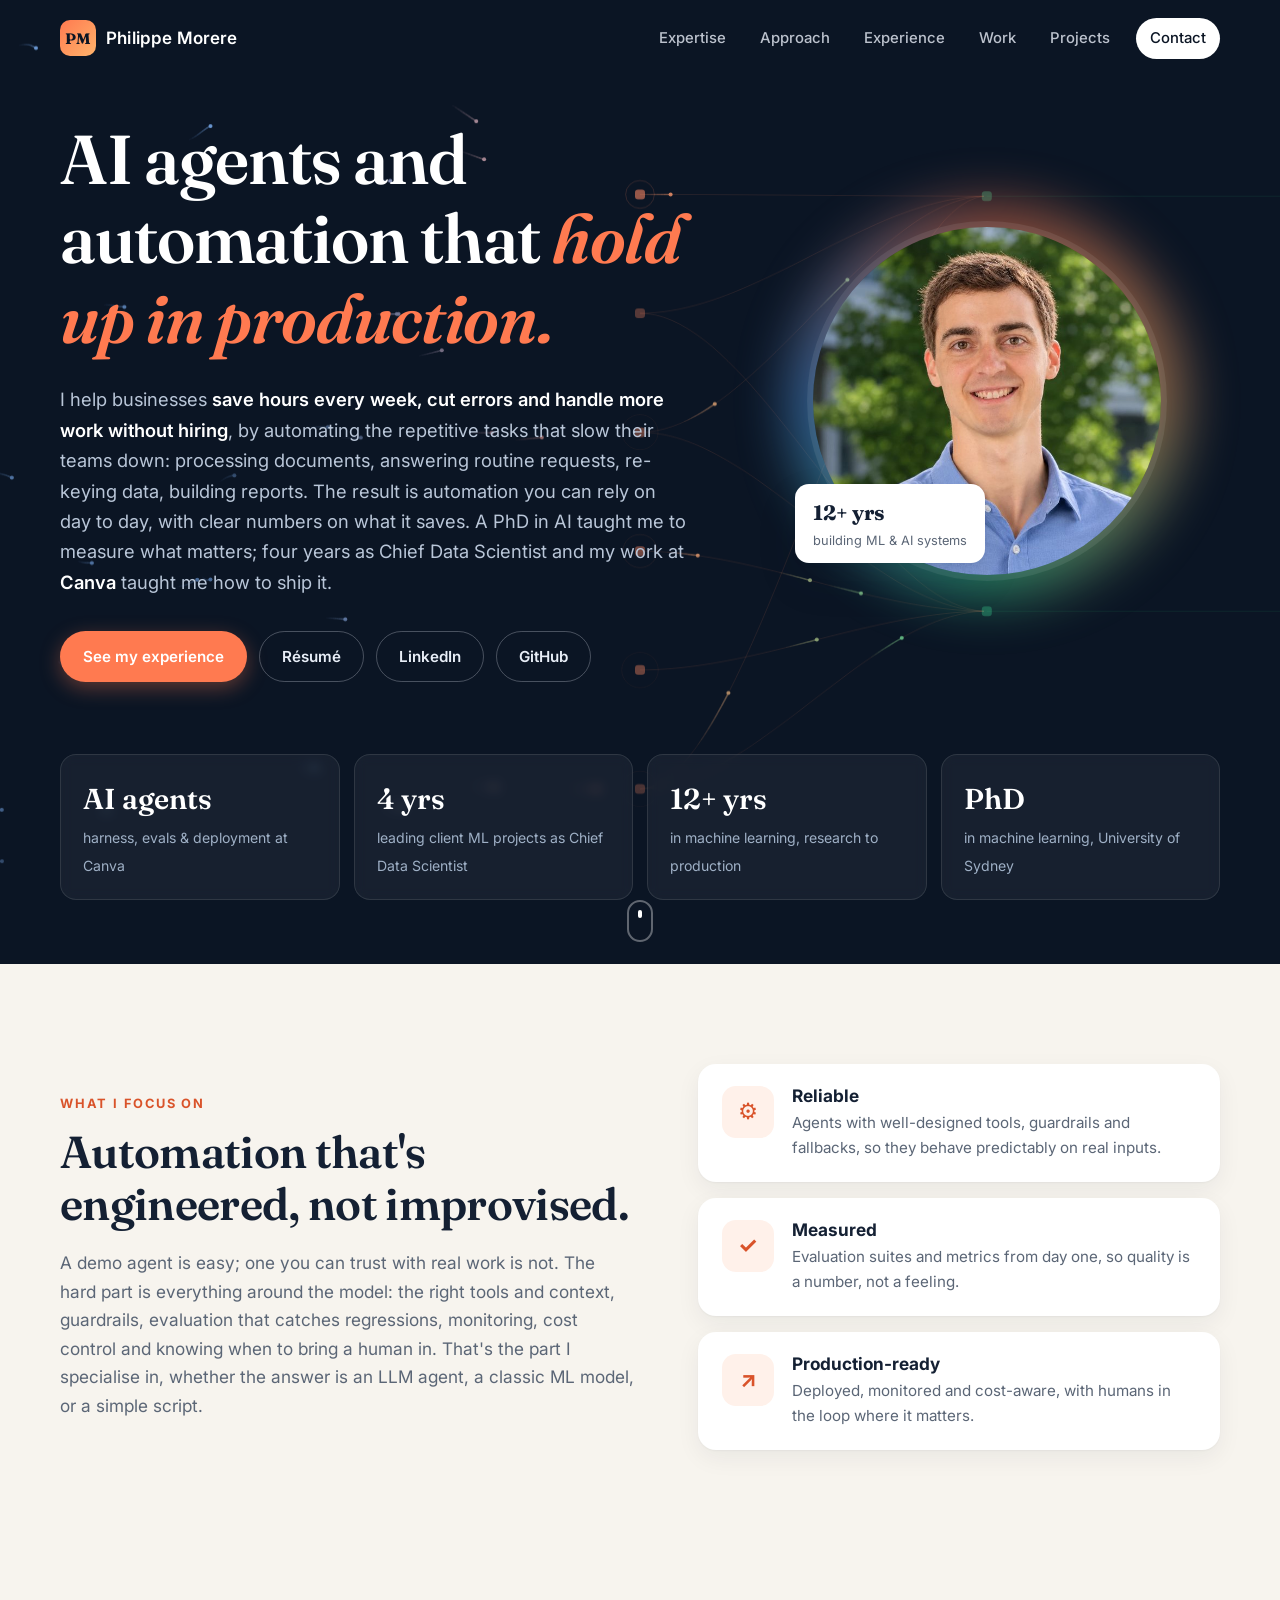
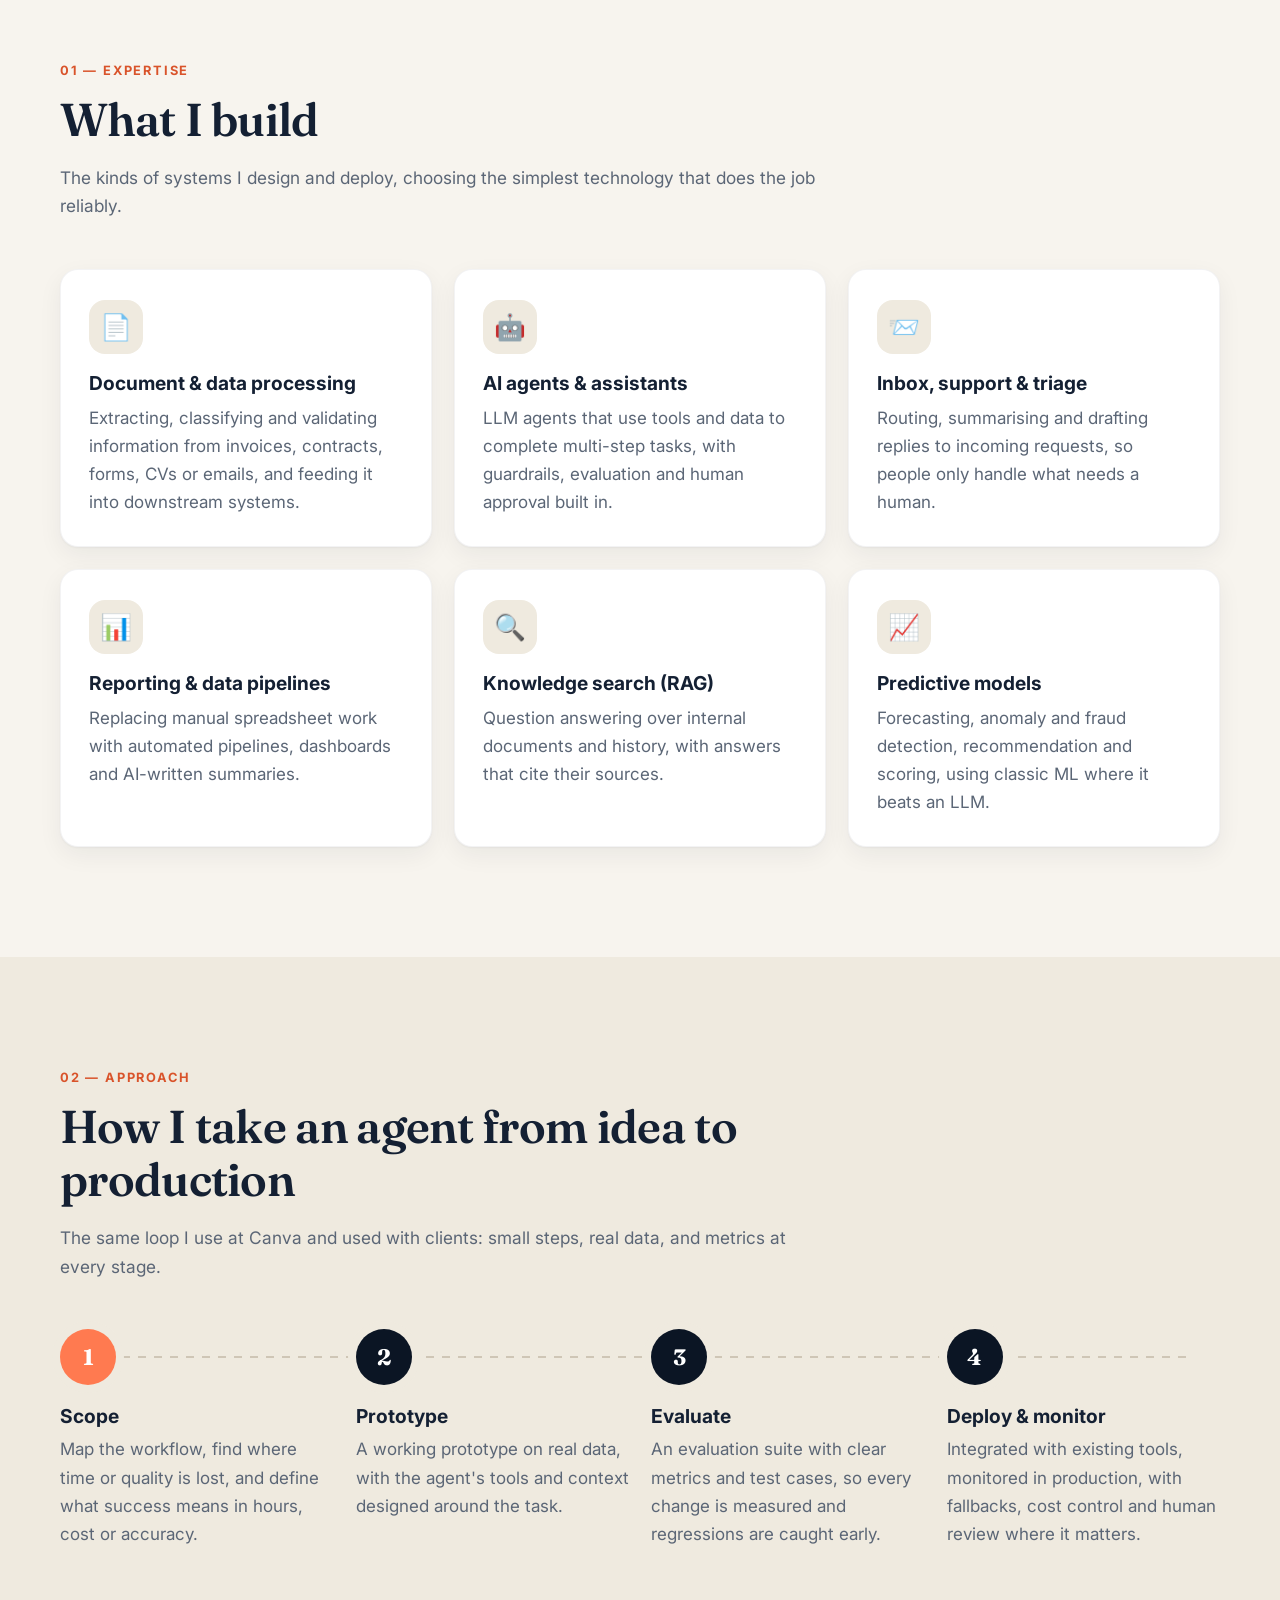
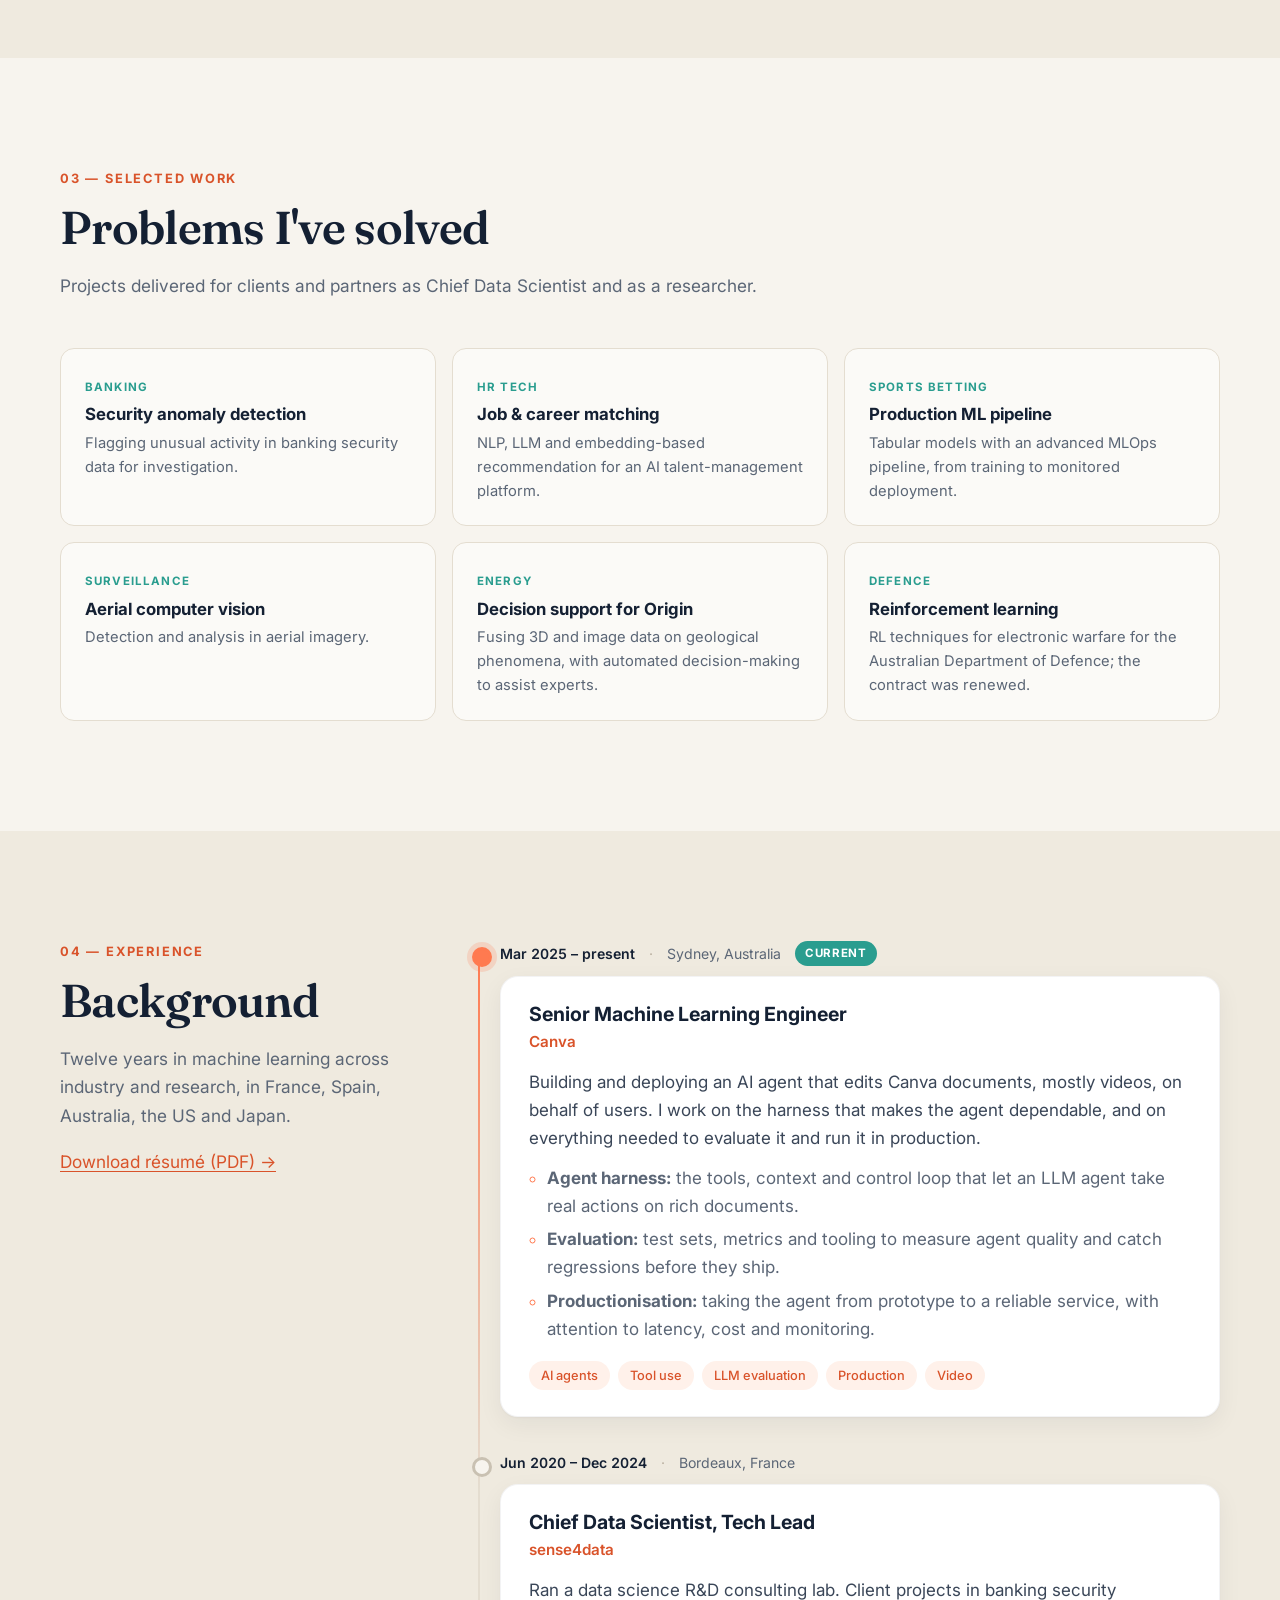
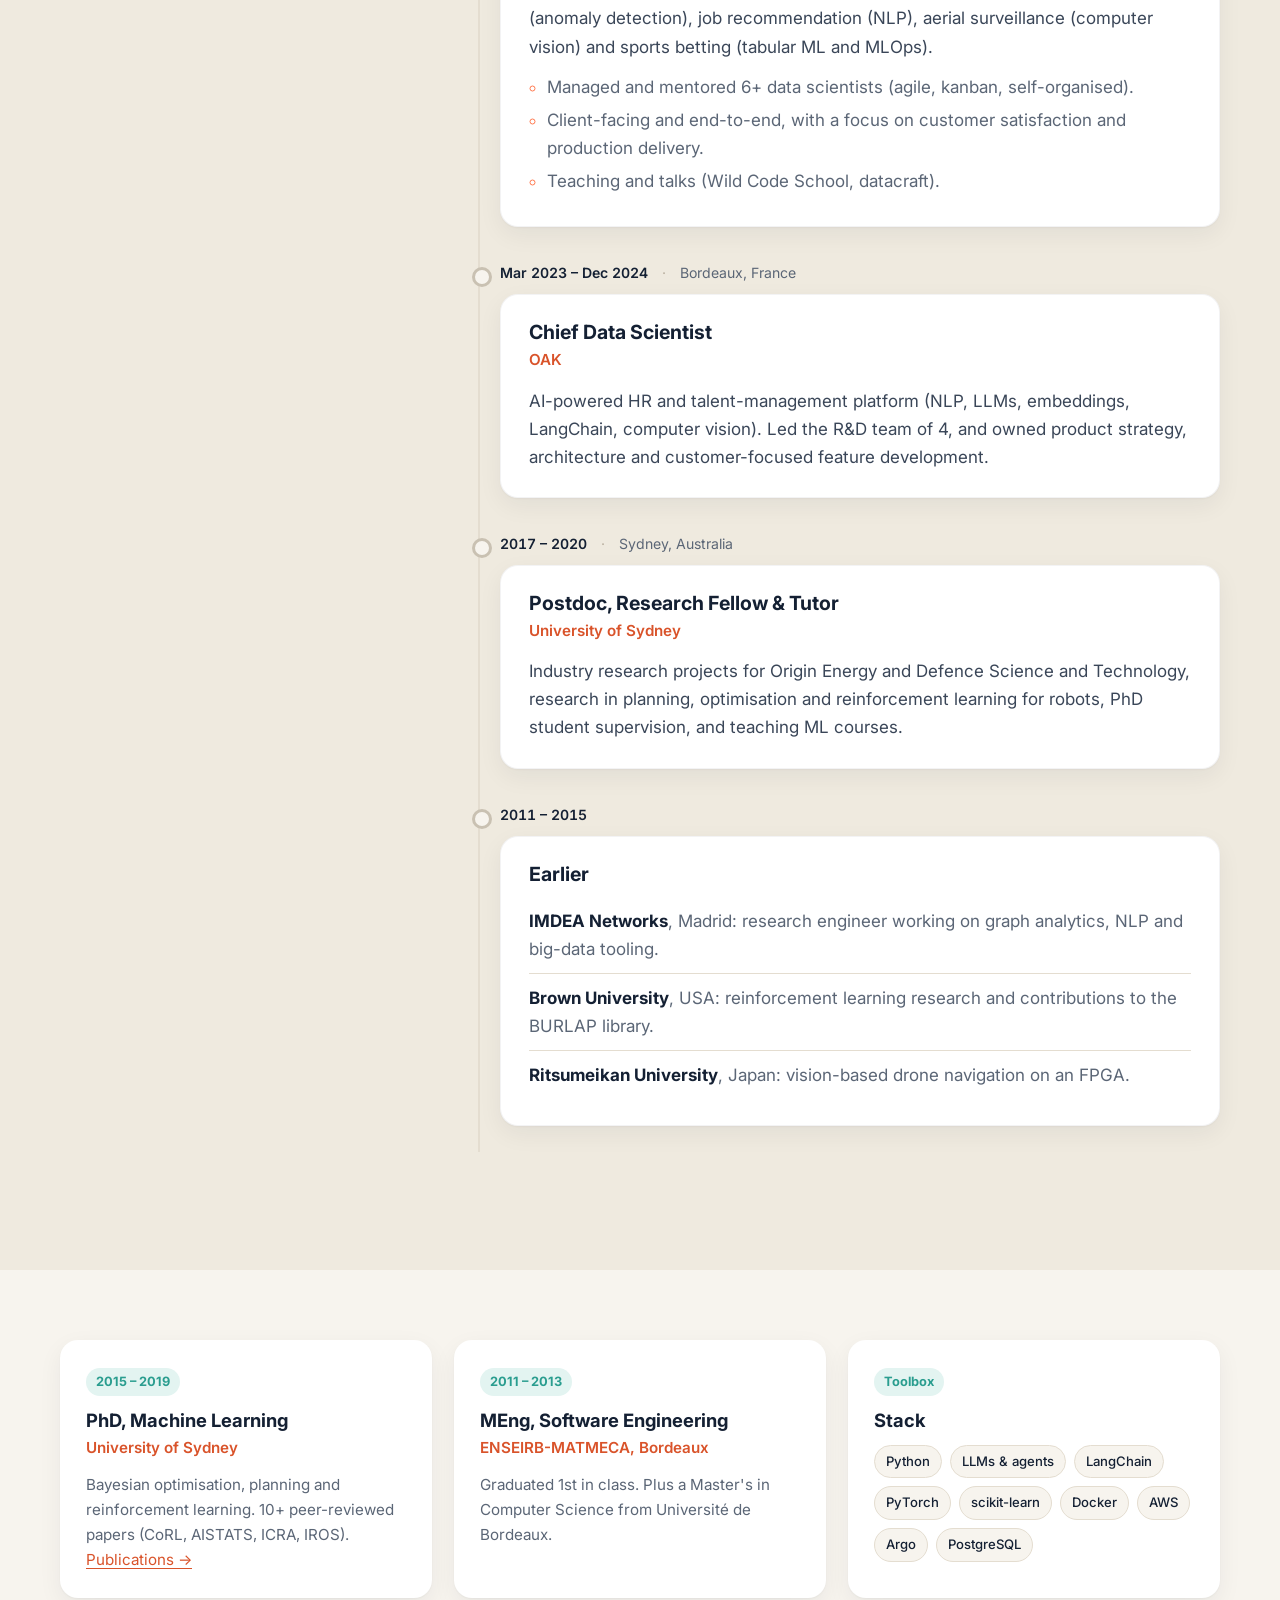
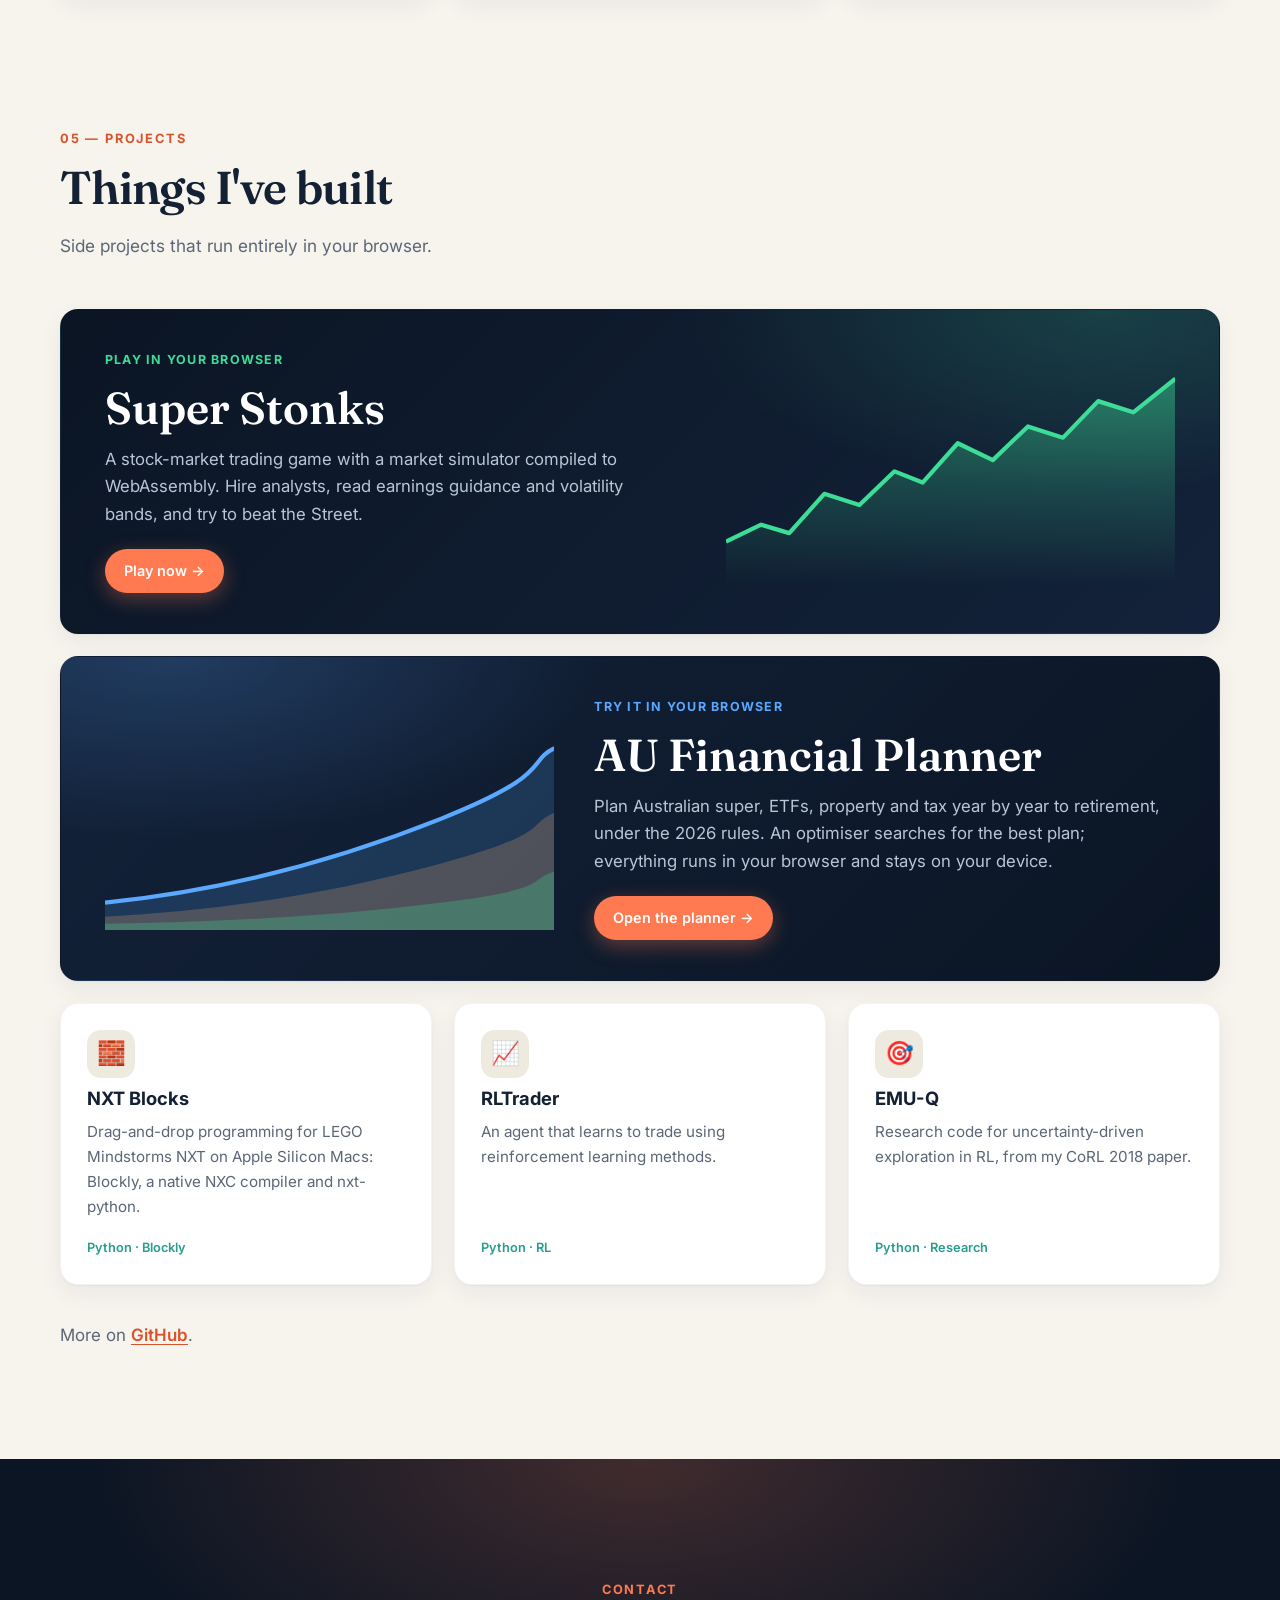
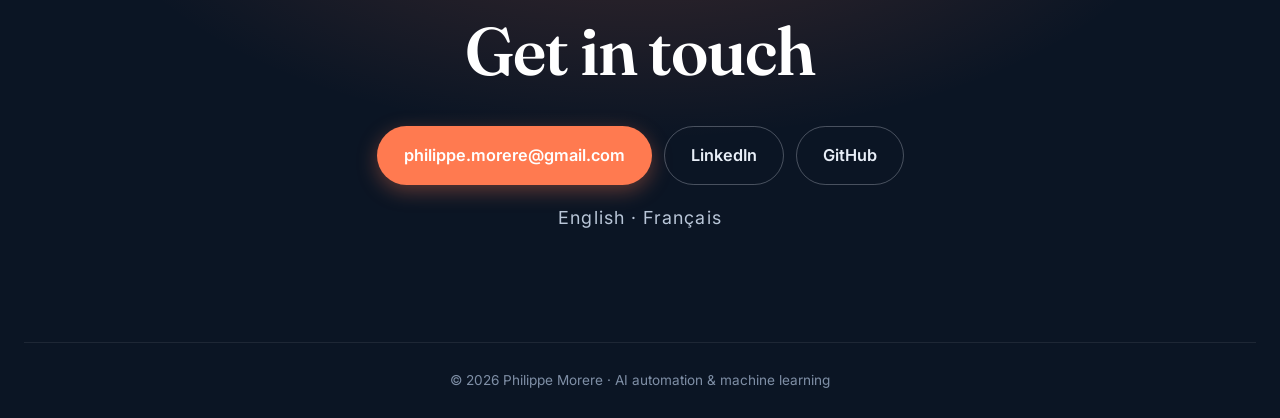
<file: index.html>
<!DOCTYPE html>
<html lang="en">
<head>
  <meta charset="utf-8">
  <meta name="viewport" content="width=device-width, initial-scale=1">
  <title>Philippe Morere — AI Automation &amp; Machine Learning</title>
  <meta name="description" content="Philippe Morere — AI automation specialist. Senior ML Engineer at Canva building and deploying production AI agents; former Chief Data Scientist; PhD in machine learning.">
  <meta name="author" content="Philippe Morere">
  <meta property="og:type" content="website">
  <meta property="og:title" content="Philippe Morere — AI Automation &amp; Machine Learning">
  <meta property="og:description" content="I design, evaluate and deploy AI agents and automation that hold up in production.">
  <meta property="og:url" content="https://philippemorere.github.io/">
  <meta property="og:image" content="https://philippemorere.github.io/assets/img/philippe.jpg?v=2">
  <meta name="twitter:card" content="summary">
  <meta name="theme-color" content="#0b1524">
  <link rel="icon" href="data:image/svg+xml,<svg xmlns='http://www.w3.org/2000/svg' viewBox='0 0 64 64'><rect width='64' height='64' rx='14' fill='%230b1524'/><text x='32' y='42' font-family='Georgia,serif' font-size='28' fill='%23ff8a65' text-anchor='middle'>PM</text></svg>">
  <link rel="preconnect" href="https://fonts.googleapis.com">
  <link rel="preconnect" href="https://fonts.gstatic.com" crossorigin>
  <link href="https://fonts.googleapis.com/css2?family=Fraunces:opsz,wght@9..144,400;9..144,600;9..144,700&family=Inter:wght@400;500;600;700&display=swap" rel="stylesheet">
  <link rel="stylesheet" href="/assets/css/style.css?v=7">
  <script>document.documentElement.classList.add('js')</script>
</head>
<body>
  <header class="topbar" id="topbar">
    <a class="brand" href="#top"><span class="mono">PM</span> Philippe Morere</a>
    <button class="menu-toggle" aria-label="Open menu" aria-expanded="false" aria-controls="nav">
      <span></span><span></span><span></span>
    </button>
    <nav id="nav">
      <a href="#expertise">Expertise</a>
      <a href="#approach">Approach</a>
      <a href="#experience">Experience</a>
      <a href="#work">Work</a>
      <a href="#projects">Projects</a>
      <a href="#contact" class="nav-cta">Contact</a>
    </nav>
  </header>

  <!-- HERO -->
  <section class="hero" id="top">
    <canvas id="field" aria-hidden="true"></canvas>
    <div class="hero-inner">
      <div class="hero-text">
        <h1>AI agents and automation that <em>hold up in production.</em></h1>
        <p class="lede">
          I help businesses <strong>save hours every week, cut errors and handle more work without hiring</strong>,
          by automating the repetitive tasks that slow their teams down: processing documents, answering routine
          requests, re-keying data, building reports. The result is automation you can rely on day to day, with
          clear numbers on what it saves. A PhD in AI taught me to measure what
          matters; four years as Chief Data Scientist and my work at <strong>Canva</strong> taught me how to ship it.
        </p>
        <div class="actions">
          <a class="btn primary" href="#experience">See my experience</a>
          <a class="btn ghost" href="/assets/resume/Morere Philippe - resume.pdf" target="_blank" rel="noopener">Résumé</a>
          <a class="btn ghost" href="https://www.linkedin.com/in/philippemorere" target="_blank" rel="noopener">LinkedIn</a>
          <a class="btn ghost" href="https://github.com/PhilippeMorere" target="_blank" rel="noopener">GitHub</a>
        </div>
              </div>
      <div class="hero-photo">
        <div class="ring"></div>
        <img src="/assets/img/philippe.jpg?v=2" alt="Portrait of Philippe Morere" width="320" height="320">
        <div class="badge"><strong>12+ yrs</strong><span>building ML &amp; AI systems</span></div>
      </div>
    </div>
    <div class="stats">
      <div><strong>AI agents</strong><span>harness, evals &amp; deployment at Canva</span></div>
      <div><strong>4 yrs</strong><span>leading client ML projects as Chief Data Scientist</span></div>
      <div><strong>12+ yrs</strong><span>in machine learning, research to production</span></div>
      <div><strong>PhD</strong><span>in machine learning, University of Sydney</span></div>
    </div>
    <a class="scroll-cue" href="#expertise" aria-label="Scroll to services"><span></span></a>
  </section>

  <main>
    <!-- FOCUS -->
    <section class="section intro-band">
      <div class="value reveal">
        <p class="kicker">What I focus on</p>
        <h2>Automation that's engineered, not improvised.</h2>
        <p>A demo agent is easy; one you can trust with real work is not. The hard part is everything around the model:
          the right tools and context, guardrails, evaluation that catches regressions, monitoring, cost control and
          knowing when to bring a human in. That's the part I specialise in, whether the answer is an LLM agent, a classic
          ML model, or a simple script.</p>
      </div>
      <div class="value-points">
        <div class="vp reveal"><span class="vp-icon">⚙</span><h3>Reliable</h3><p>Agents with well-designed tools, guardrails and fallbacks, so they behave predictably on real inputs.</p></div>
        <div class="vp reveal"><span class="vp-icon">✓</span><h3>Measured</h3><p>Evaluation suites and metrics from day one, so quality is a number, not a feeling.</p></div>
        <div class="vp reveal"><span class="vp-icon">↗</span><h3>Production-ready</h3><p>Deployed, monitored and cost-aware, with humans in the loop where it matters.</p></div>
      </div>
    </section>

    <!-- SERVICES -->
    <section id="expertise" class="section">
      <div class="section-head reveal wide">
        <p class="kicker">01 — Expertise</p>
        <h2>What I build</h2>
        <p>The kinds of systems I design and deploy, choosing the simplest technology that does the job reliably.</p>
      </div>
      <div class="services">
        <article class="service reveal">
          <span class="s-icon">📄</span>
          <h3>Document &amp; data processing</h3>
          <p>Extracting, classifying and validating information from invoices, contracts, forms, CVs or emails, and feeding it into downstream systems.</p>
        </article>
        <article class="service reveal">
          <span class="s-icon">🤖</span>
          <h3>AI agents &amp; assistants</h3>
          <p>LLM agents that use tools and data to complete multi-step tasks, with guardrails, evaluation and human approval built in.</p>
        </article>
        <article class="service reveal">
          <span class="s-icon">📨</span>
          <h3>Inbox, support &amp; triage</h3>
          <p>Routing, summarising and drafting replies to incoming requests, so people only handle what needs a human.</p>
        </article>
        <article class="service reveal">
          <span class="s-icon">📊</span>
          <h3>Reporting &amp; data pipelines</h3>
          <p>Replacing manual spreadsheet work with automated pipelines, dashboards and AI-written summaries.</p>
        </article>
        <article class="service reveal">
          <span class="s-icon">🔍</span>
          <h3>Knowledge search (RAG)</h3>
          <p>Question answering over internal documents and history, with answers that cite their sources.</p>
        </article>
        <article class="service reveal">
          <span class="s-icon">📈</span>
          <h3>Predictive models</h3>
          <p>Forecasting, anomaly and fraud detection, recommendation and scoring, using classic ML where it beats an LLM.</p>
        </article>
      </div>
    </section>

    <!-- PROCESS -->
    <section id="approach" class="section band">
      <div class="section-head reveal wide">
        <p class="kicker">02 — Approach</p>
        <h2>How I take an agent from idea to production</h2>
        <p>The same loop I use at Canva and used with clients: small steps, real data, and metrics at every stage.</p>
      </div>
      <ol class="steps">
        <li class="step reveal">
          <span class="num">1</span>
          <h3>Scope</h3>
          <p>Map the workflow, find where time or quality is lost, and define what success means in hours, cost or accuracy.</p>
        </li>
        <li class="step reveal">
          <span class="num">2</span>
          <h3>Prototype</h3>
          <p>A working prototype on real data, with the agent's tools and context designed around the task.</p>
        </li>
        <li class="step reveal">
          <span class="num">3</span>
          <h3>Evaluate</h3>
          <p>An evaluation suite with clear metrics and test cases, so every change is measured and regressions are caught early.</p>
        </li>
        <li class="step reveal">
          <span class="num">4</span>
          <h3>Deploy &amp; monitor</h3>
          <p>Integrated with existing tools, monitored in production, with fallbacks, cost control and human review where it matters.</p>
        </li>
      </ol>
    </section>

    <!-- WORK -->
    <section id="work" class="section">
      <div class="section-head reveal wide">
        <p class="kicker">03 — Selected work</p>
        <h2>Problems I've solved</h2>
        <p>Projects delivered for clients and partners as Chief Data Scientist and as a researcher.</p>
      </div>
      <div class="cases">
        <div class="case reveal"><span class="case-tag">Banking</span><h4>Security anomaly detection</h4><p>Flagging unusual activity in banking security data for investigation.</p></div>
        <div class="case reveal"><span class="case-tag">HR tech</span><h4>Job &amp; career matching</h4><p>NLP, LLM and embedding-based recommendation for an AI talent-management platform.</p></div>
        <div class="case reveal"><span class="case-tag">Sports betting</span><h4>Production ML pipeline</h4><p>Tabular models with an advanced MLOps pipeline, from training to monitored deployment.</p></div>
        <div class="case reveal"><span class="case-tag">Surveillance</span><h4>Aerial computer vision</h4><p>Detection and analysis in aerial imagery.</p></div>
        <div class="case reveal"><span class="case-tag">Energy</span><h4>Decision support for Origin</h4><p>Fusing 3D and image data on geological phenomena, with automated decision-making to assist experts.</p></div>
        <div class="case reveal"><span class="case-tag">Defence</span><h4>Reinforcement learning</h4><p>RL techniques for electronic warfare for the Australian Department of Defence; the contract was renewed.</p></div>
      </div>
    </section>

    <!-- EXPERIENCE -->
    <section id="experience" class="section band split">
      <div class="section-head reveal">
        <p class="kicker">04 — Experience</p>
        <h2>Background</h2>
        <p>Twelve years in machine learning across industry and research, in France, Spain, Australia, the US and Japan.</p>
        <p><a href="/assets/resume/Morere Philippe - resume.pdf" target="_blank" rel="noopener">Download résumé (PDF) →</a></p>
      </div>
      <ol class="timeline">
        <li class="reveal now">
          <div class="meta"><span class="date">Mar 2025 – present</span><span class="place">Sydney, Australia</span><span class="pill">Current</span></div>
          <div class="card">
            <h3>Senior Machine Learning Engineer</h3>
            <p class="org">Canva</p>
            <p>Building and deploying an AI agent that edits Canva documents, mostly videos, on behalf of users. I work on
              the harness that makes the agent dependable, and on everything needed to evaluate it and run it in production.</p>
            <ul>
              <li><b>Agent harness:</b> the tools, context and control loop that let an LLM agent take real actions on rich documents.</li>
              <li><b>Evaluation:</b> test sets, metrics and tooling to measure agent quality and catch regressions before they ship.</li>
              <li><b>Productionisation:</b> taking the agent from prototype to a reliable service, with attention to latency, cost and monitoring.</li>
            </ul>
            <div class="tags"><span>AI agents</span><span>Tool use</span><span>LLM evaluation</span><span>Production</span><span>Video</span></div>
          </div>
        </li>
        <li class="reveal">
          <div class="meta"><span class="date">Jun 2020 – Dec 2024</span><span class="place">Bordeaux, France</span></div>
          <div class="card">
            <h3>Chief Data Scientist, Tech Lead</h3>
            <p class="org">sense4data</p>
            <p>Ran a data science R&amp;D consulting lab. Client projects in banking security (anomaly detection), job
              recommendation (NLP), aerial surveillance (computer vision) and sports betting (tabular ML and MLOps).</p>
            <ul>
              <li>Managed and mentored 6+ data scientists (agile, kanban, self-organised).</li>
              <li>Client-facing and end-to-end, with a focus on customer satisfaction and production delivery.</li>
              <li>Teaching and talks (Wild Code School, datacraft).</li>
            </ul>
          </div>
        </li>
        <li class="reveal">
          <div class="meta"><span class="date">Mar 2023 – Dec 2024</span><span class="place">Bordeaux, France</span></div>
          <div class="card">
            <h3>Chief Data Scientist</h3>
            <p class="org">OAK</p>
            <p>AI-powered HR and talent-management platform (NLP, LLMs, embeddings, LangChain, computer vision). Led the
              R&amp;D team of 4, and owned product strategy, architecture and customer-focused feature development.</p>
          </div>
        </li>
        <li class="reveal">
          <div class="meta"><span class="date">2017 – 2020</span><span class="place">Sydney, Australia</span></div>
          <div class="card">
            <h3>Postdoc, Research Fellow &amp; Tutor</h3>
            <p class="org">University of Sydney</p>
            <p>Industry research projects for Origin Energy and Defence Science and Technology, research in planning,
              optimisation and reinforcement learning for robots, PhD student supervision, and teaching ML courses.</p>
          </div>
        </li>
        <li class="reveal">
          <div class="meta"><span class="date">2011 – 2015</span></div>
          <div class="card compact">
            <h3>Earlier</h3>
            <ul class="plain">
              <li><b>IMDEA Networks</b>, Madrid: research engineer working on graph analytics, NLP and big-data tooling.</li>
              <li><b>Brown University</b>, USA: reinforcement learning research and contributions to the BURLAP library.</li>
              <li><b>Ritsumeikan University</b>, Japan: vision-based drone navigation on an FPGA.</li>
            </ul>
          </div>
        </li>
      </ol>
    </section>

    <!-- EDUCATION strip -->
    <section class="section edu-strip">
      <div class="edu-grid">
        <div class="edu reveal">
          <span class="years">2015 – 2019</span>
          <h3>PhD, Machine Learning</h3>
          <p class="org">University of Sydney</p>
          <p>Bayesian optimisation, planning and reinforcement learning. 10+ peer-reviewed papers (CoRL, AISTATS, ICRA, IROS).
            <a href="https://scholar.google.com.au/citations?user=x0J0L2EAAAAJ&amp;hl=en" target="_blank" rel="noopener">Publications →</a></p>
        </div>
        <div class="edu reveal">
          <span class="years">2011 – 2013</span>
          <h3>MEng, Software Engineering</h3>
          <p class="org">ENSEIRB-MATMECA, Bordeaux</p>
          <p>Graduated 1st in class. Plus a Master's in Computer Science from Université de Bordeaux.</p>
        </div>
        <div class="edu reveal">
          <span class="years">Toolbox</span>
          <h3>Stack</h3>
          <div class="chips"><span>Python</span><span>LLMs &amp; agents</span><span>LangChain</span><span>PyTorch</span><span>scikit-learn</span><span>Docker</span><span>AWS</span><span>Argo</span><span>PostgreSQL</span></div>
        </div>
      </div>
    </section>

    <!-- PROJECTS -->
    <section id="projects" class="section">
      <div class="section-head reveal wide">
        <p class="kicker">05 — Projects</p>
        <h2>Things I've built</h2>
        <p>Side projects that run entirely in your browser.</p>
      </div>
      <div class="projects">
        <a class="project feature reveal" href="/stonks/">
          <div class="feature-text">
            <span class="ptag">Play in your browser</span>
            <h3>Super Stonks</h3>
            <p>A stock-market trading game with a market simulator compiled to WebAssembly. Hire analysts, read earnings
              guidance and volatility bands, and try to beat the Street.</p>
            <span class="btn primary small">Play now →</span>
          </div>
          <svg class="chart" viewBox="0 0 320 160" aria-hidden="true">
            <defs><linearGradient id="g" x1="0" y1="0" x2="0" y2="1"><stop offset="0" stop-color="#3ddc97" stop-opacity=".45"/><stop offset="1" stop-color="#3ddc97" stop-opacity="0"/></linearGradient></defs>
            <path d="M0 130 L25 118 L45 124 L70 96 L95 104 L120 80 L140 88 L165 60 L190 72 L215 48 L240 56 L265 30 L290 38 L320 14 L320 160 L0 160Z" fill="url(#g)"/>
            <path class="line" d="M0 130 L25 118 L45 124 L70 96 L95 104 L120 80 L140 88 L165 60 L190 72 L215 48 L240 56 L265 30 L290 38 L320 14" fill="none" stroke="#3ddc97" stroke-width="3" stroke-linejoin="round"/>
          </svg>
        </a>
        <a class="project feature alt reveal" href="/planner/">
          <div class="feature-text">
            <span class="ptag">Try it in your browser</span>
            <h3>AU Financial Planner</h3>
            <p>Plan Australian super, ETFs, property and tax year by year to retirement, under the 2026 rules.
              An optimiser searches for the best plan; everything runs in your browser and stays on your device.</p>
            <span class="btn primary small">Open the planner →</span>
          </div>
          <svg class="chart" viewBox="0 0 320 160" aria-hidden="true">
            <path d="M0 160 L0 140 C80 132 160 112 240 80 S300 40 320 30 L320 160Z" fill="#5aa9ff" fill-opacity=".18"/>
            <path d="M0 160 L0 150 C80 146 160 134 240 112 S300 84 320 76 L320 160Z" fill="#ffb36b" fill-opacity=".22"/>
            <path d="M0 160 L0 155 C80 154 160 150 240 140 S300 124 320 118 L320 160Z" fill="#3ddc97" fill-opacity=".28"/>
            <path class="line" d="M0 140 C80 132 160 112 240 80 S300 40 320 30" fill="none" stroke="#5aa9ff" stroke-width="3"/>
          </svg>
        </a>
        <a class="project reveal" href="https://github.com/PhilippeMorere/lego-mindstorm" target="_blank" rel="noopener">
          <span class="icon">🧱</span>
          <h3>NXT Blocks</h3>
          <p>Drag-and-drop programming for LEGO Mindstorms NXT on Apple Silicon Macs: Blockly, a native NXC compiler and nxt-python.</p>
          <span class="lang">Python · Blockly</span>
        </a>
        <a class="project reveal" href="https://github.com/PhilippeMorere/RLTrader" target="_blank" rel="noopener">
          <span class="icon">📈</span>
          <h3>RLTrader</h3>
          <p>An agent that learns to trade using reinforcement learning methods.</p>
          <span class="lang">Python · RL</span>
        </a>
        <a class="project reveal" href="https://github.com/PhilippeMorere/EMU-Q" target="_blank" rel="noopener">
          <span class="icon">🎯</span>
          <h3>EMU-Q</h3>
          <p>Research code for uncertainty-driven exploration in RL, from my CoRL 2018 paper.</p>
          <span class="lang">Python · Research</span>
        </a>
      </div>
      <p class="more-link reveal">More on <a href="https://github.com/PhilippeMorere" target="_blank" rel="noopener">GitHub</a>.</p>
    </section>
  </main>

  <!-- CONTACT -->
  <section id="contact" class="contact">
    <div class="contact-inner reveal">
      <p class="kicker light">Contact</p>
      <h2>Get in touch</h2>
      <div class="actions center">
        <a class="btn primary big" href="mailto:philippe.morere@gmail.com">philippe.morere@gmail.com</a>
        <a class="btn ghost big" href="https://www.linkedin.com/in/philippemorere" target="_blank" rel="noopener">LinkedIn</a>
        <a class="btn ghost big" href="https://github.com/PhilippeMorere" target="_blank" rel="noopener">GitHub</a>
      </div>
      <p class="langs">English · Français</p>
    </div>
    <footer>© <span id="y">2026</span> Philippe Morere · AI automation &amp; machine learning</footer>
  </section>

  <script>
    document.getElementById('y').textContent = new Date().getFullYear();

    // Header: solid once scrolled; mobile menu toggle
    const bar = document.getElementById('topbar');
    const onScroll = () => bar.classList.toggle('solid', scrollY > 40);
    addEventListener('scroll', onScroll, { passive: true }); onScroll();
    const toggle = document.querySelector('.menu-toggle');
    toggle.addEventListener('click', () => {
      const open = bar.classList.toggle('open');
      toggle.setAttribute('aria-expanded', open);
    });
    document.querySelectorAll('#nav a').forEach(a => a.addEventListener('click', () => {
      bar.classList.remove('open'); toggle.setAttribute('aria-expanded', false);
    }));

    // Reveal on scroll
    const io = new IntersectionObserver(es => es.forEach(e => {
      if (e.isIntersecting) { e.target.classList.add('in'); io.unobserve(e.target); }
    }), { rootMargin: '0px 0px -8% 0px' });
    document.querySelectorAll('.reveal').forEach(el => io.observe(el));

    // Hero background: chaotic dots get organised into a processing diagram (automation)
    (() => {
      const hero = document.querySelector('.hero');
      const c = document.getElementById('field'), x = c.getContext('2d');
      const still = matchMedia('(prefers-reduced-motion: reduce)').matches;
      const BLUE = [120, 170, 235], ORANGE = [255, 138, 101], GREEN = [61, 220, 151];
      const TRAIL = 10;
      let w, h, xs, x1, x2, col1 = [], col2 = [], dots = [], running = false;

      const ease = u => u * u * (3 - 2 * u);
      const mix = (a, b, k) => a.map((v, i) => Math.round(v + (b[i] - v) * k));
      const edgeY = (a, b, px) => a.y + (b.y - a.y) * ease((px - x1) / (x2 - x1));

      let ow = 0, oh = 0;
      const layout = () => {
        const r = Math.min(devicePixelRatio || 1, 2);
        w = c.clientWidth; h = c.clientHeight;
        if (!w || !h) return;
        c.width = w * r; c.height = h * r; x.setTransform(r, 0, 0, r, 0, 0);
        const narrow = w < 720;
        const cr = c.getBoundingClientRect(), pr = document.querySelector('.hero-photo').getBoundingClientRect();
        const sr = document.querySelector('.stats').getBoundingClientRect();
        const photoLeft = pr.left - cr.left, photoMid = photoLeft + pr.width / 2;
        if (narrow) {
          xs = w * .12; x1 = w * .5; x2 = w * .8;
        } else {
          // first column sits in the gap between the text and the portrait
          x1 = Math.min(w * .5, photoLeft - 90);
          xs = Math.max(w * .12, x1 - w * .26);
          x2 = photoMid;
        }
        const n = narrow ? 4 : 6;
        const old1 = col1, old2 = col2;
        col1 = Array.from({ length: n }, (_, i) => ({ x: x1, y: h * (.14 + .74 * (i + .5) / n), pulse: old1[i] ? old1[i].pulse : 0 }));
        col2 = narrow
          ? [{ x: x2, y: h * .38 }, { x: x2, y: h * .64 }]
          : [{ x: x2, y: Math.max(h * .06, pr.top - cr.top - 34) },          // above the portrait
             { x: x2, y: Math.min(sr.top - cr.top - 24, pr.bottom - cr.top + 34) }]; // below it
        col2.forEach((b, j) => b.pulse = old2[j] ? old2[j].pulse : 0);
        // each first-column node feeds its one or two nearest second-column nodes (by index)
        col1.forEach(a => {
          const byDist = col2.map((b, j) => j).sort((p, q) => Math.abs(col2[p].y - a.y) - Math.abs(col2[q].y - a.y));
          a.out = byDist.slice(0, Math.abs(col2[byDist[0]].y - a.y) < h * .08 ? 1 : 2);
        });

        if (!dots.length) {
          dots = Array.from({ length: Math.max(14, Math.round(w / 32)) }, () => spawn(-Math.random() * w * .6));
          for (let i = 0; i < 420; i++) dots.forEach(update);   // warm up so every stage is populated
        } else {
          // keep the dots where they were, scaled to the new size
          const sx = w / ow, sy = h / oh;
          for (const d of dots) {
            d.x *= sx; d.y *= sy; d.y0 *= sy;
            d.trail = d.trail.map((v, i) => v * (i % 2 ? sy : sx));
            d.ai = Math.min(d.ai, col1.length - 1);
            if (d.phase >= 2 && !col1[d.ai].out.includes(d.bi)) d.bi = col1[d.ai].out[0];
          }
        }
        ow = w; oh = h;
        draw();
      };

      function spawn(px = -10 - Math.random() * 80) {
        return { x: px, y: h * (.08 + Math.random() * .84), vx: 1.1 + Math.random() * .6, vy: (Math.random() - .5) * 2,
                 phase: 0, y0: 0, ai: 0, bi: 0, trail: [] };
      }

      const update = d => {
        if (d.phase === 0) {                       // chaos: random walk drifting right
          d.vx += (Math.random() - .5) * .5 + (1.5 - d.vx) * .04;
          d.vy += (Math.random() - .5) * .9; d.vy *= .94;
          d.x += d.vx; d.y += d.vy;
          if (d.y < h * .04 || d.y > h * .96) d.vy *= -1;
          if (d.x >= xs) {                          // start organising towards nearest node
            d.phase = 1; d.y0 = d.y;
            d.ai = col1.reduce((b, n, i) => Math.abs(n.y - d.y) < Math.abs(col1[b].y - d.y) ? i : b, 0);
          }
        } else if (d.phase === 1) {                 // smooth curve into a first-column node
          const a = col1[d.ai];
          d.x += 2 + 1.4 * Math.max(0, (d.x - xs) / (x1 - xs));
          const u = Math.min(1, Math.max(0, (d.x - xs) / (x1 - xs)));
          d.y = d.y0 + (a.y - d.y0) * ease(u);
          if (u >= 1) { a.pulse = 1; d.phase = 2; d.x = x1; d.bi = a.out[Math.floor(Math.random() * a.out.length)]; }
        } else if (d.phase === 2) {                 // along the diagram edge to the second column
          const a = col1[d.ai], b = col2[d.bi];
          d.x += 3.4;
          d.y = edgeY(a, b, Math.min(d.x, x2));
          if (d.x >= x2) { b.pulse = 1; d.phase = 3; }
        } else {                                    // output: straight and steady
          d.x += 3.4; d.y = col2[d.bi].y;
        }
        d.trail.push(d.x, d.y);
        if (d.trail.length > TRAIL * 2) d.trail.splice(0, 2);
        if (d.x > w + 20) Object.assign(d, spawn());
      };

      const colourOf = d => d.phase === 0 ? BLUE
        : d.phase === 1 ? mix(BLUE, ORANGE, (d.x - xs) / (x1 - xs))
        : d.phase === 2 ? mix(ORANGE, GREEN, (d.x - x1) / (x2 - x1)) : GREEN;

      const drawNode = (n, rgb) => {
        x.fillStyle = `rgba(${rgb},${.35 + n.pulse * .6})`;
        x.beginPath(); x.roundRect ? x.roundRect(n.x - 5, n.y - 5, 10, 10, 3) : x.rect(n.x - 5, n.y - 5, 10, 10); x.fill();
        if (n.pulse > .05) {
          x.strokeStyle = `rgba(${rgb},${n.pulse * .4})`; x.lineWidth = 1;
          x.beginPath(); x.arc(n.x, n.y, 8 + (1 - n.pulse) * 12, 0, 7); x.stroke();
        }
        n.pulse *= .92;
      };

      const draw = () => {
        x.clearRect(0, 0, w, h);
        // diagram edges and output rails
        x.lineWidth = 1;
        x.strokeStyle = 'rgba(255,138,101,.12)';
        x.beginPath();
        for (const a of col1) for (const j of a.out) {
          const b = col2[j];
          x.moveTo(x1, a.y);
          for (let px = x1; px <= x2; px += 8) x.lineTo(px, edgeY(a, b, px));
        }
        x.stroke();
        x.strokeStyle = 'rgba(61,220,151,.1)';
        x.beginPath();
        for (const b of col2) { x.moveTo(x2, b.y); x.lineTo(w, b.y); }
        x.stroke();
        // dots with short fading trails
        for (const d of dots) {
          const rgb = colourOf(d).join(','), t = d.trail;
          for (let i = 2; i < t.length; i += 2) {
            x.strokeStyle = `rgba(${rgb},${(i / t.length) * .55})`;
            x.lineWidth = 1.6;
            x.beginPath(); x.moveTo(t[i - 2], t[i - 1]); x.lineTo(t[i], t[i + 1]); x.stroke();
          }
          x.fillStyle = `rgba(${rgb},.95)`;
          x.beginPath(); x.arc(d.x, d.y, 2, 0, 7); x.fill();
        }
        col1.forEach(n => drawNode(n, '255,138,101'));
        col2.forEach(n => drawNode(n, '61,220,151'));
      };

      const frame = () => {
        if (!running) return;
        dots.forEach(update); draw();
        requestAnimationFrame(frame);
      };

      let rz; addEventListener('resize', () => { clearTimeout(rz); rz = setTimeout(layout, 80); });
      layout();
      if (still) { for (let i = 0; i < 400; i++) dots.forEach(update); draw(); return; }
      // only animate while the hero is on screen
      new IntersectionObserver(([e]) => {
        const was = running; running = e.isIntersecting;
        if (running && !was) requestAnimationFrame(frame);
      }).observe(hero);
    })();
  </script>
</body>
</html>
</file>
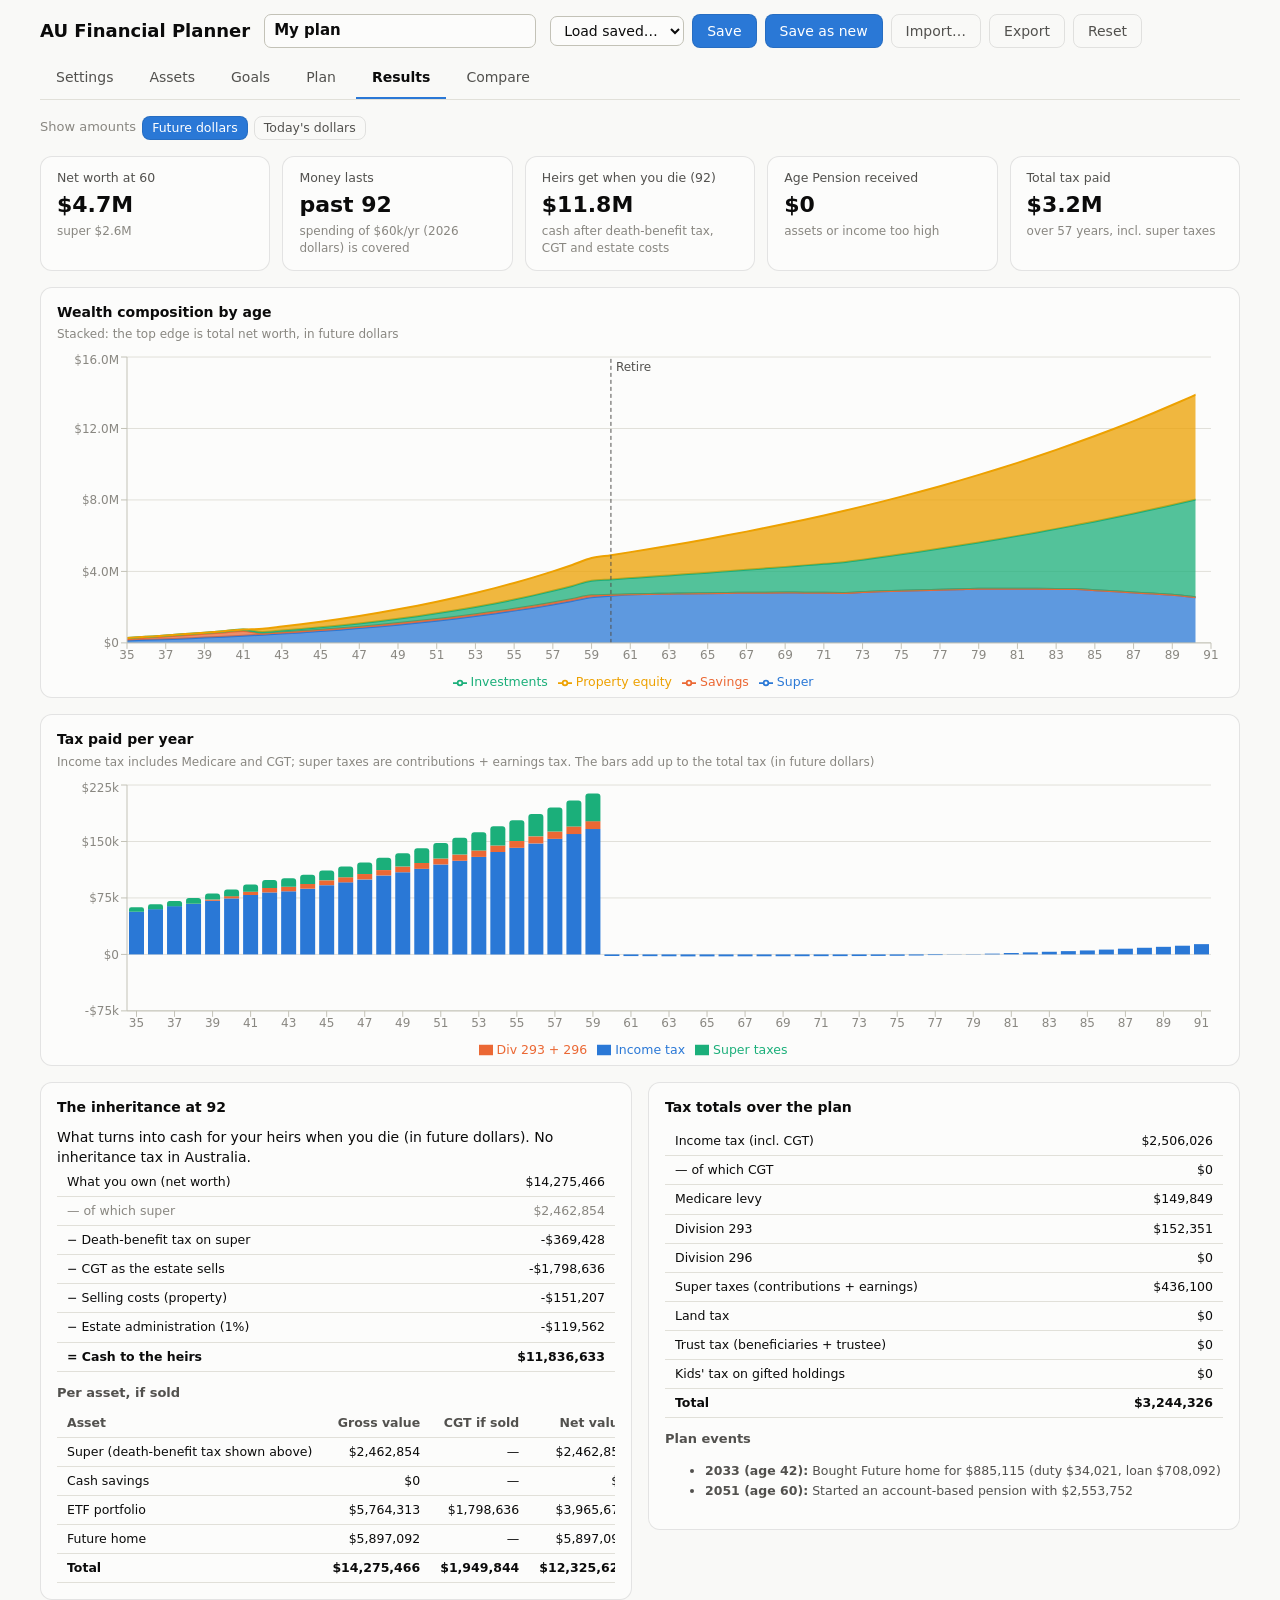
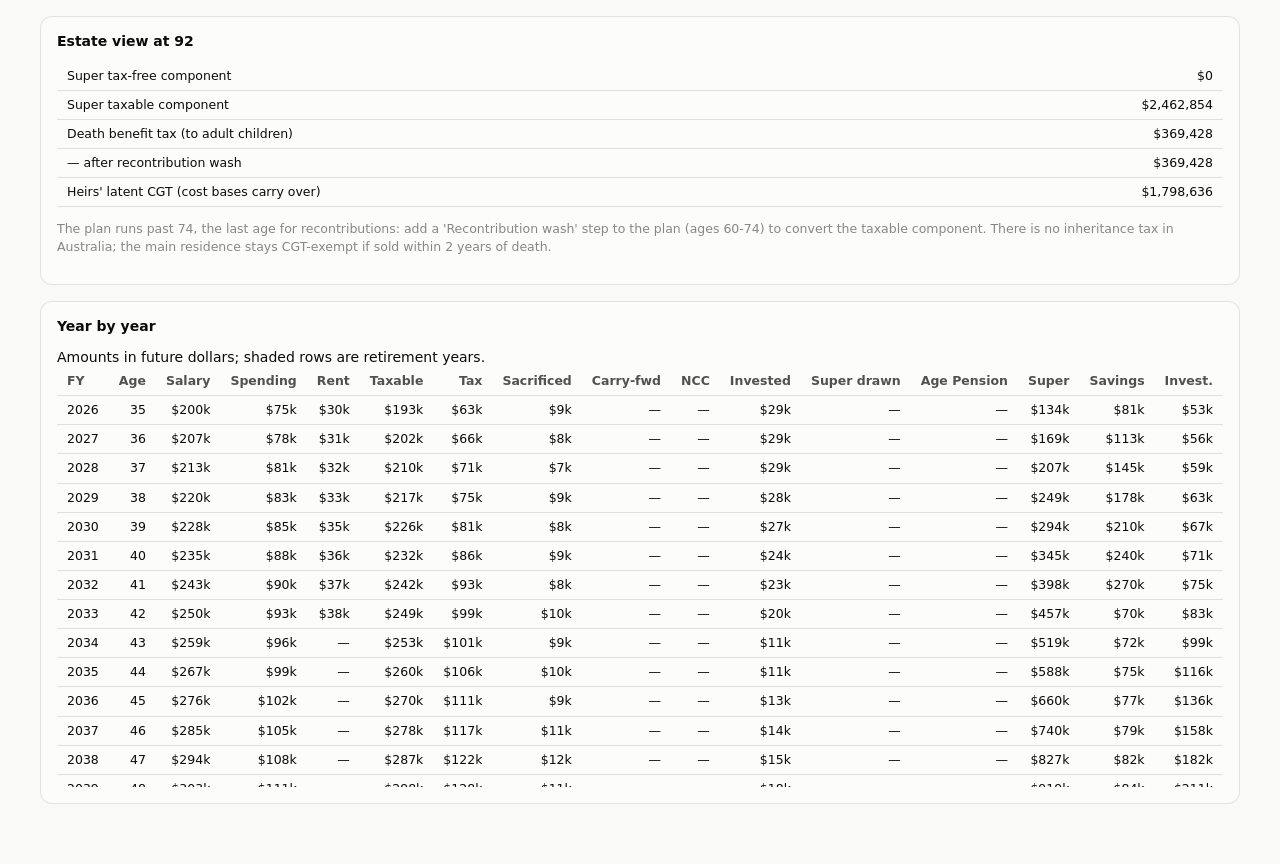
<file: planner/index.html>
<!doctype html>
<html lang="en">
  <head>
    <meta charset="UTF-8" />
    <link rel="icon" type="image/svg+xml" href="./favicon.svg" />
    <meta name="viewport" content="width=device-width, initial-scale=1.0" />
    <title>AU Financial Planner</title>
    <script type="module" crossorigin src="./assets/index-CRaZK20_.js"></script>
    <link rel="stylesheet" crossorigin href="./assets/index-CoofEhkv.css">
  </head>
  <body>
    <div id="root"></div>
  </body>
</html>
</file>
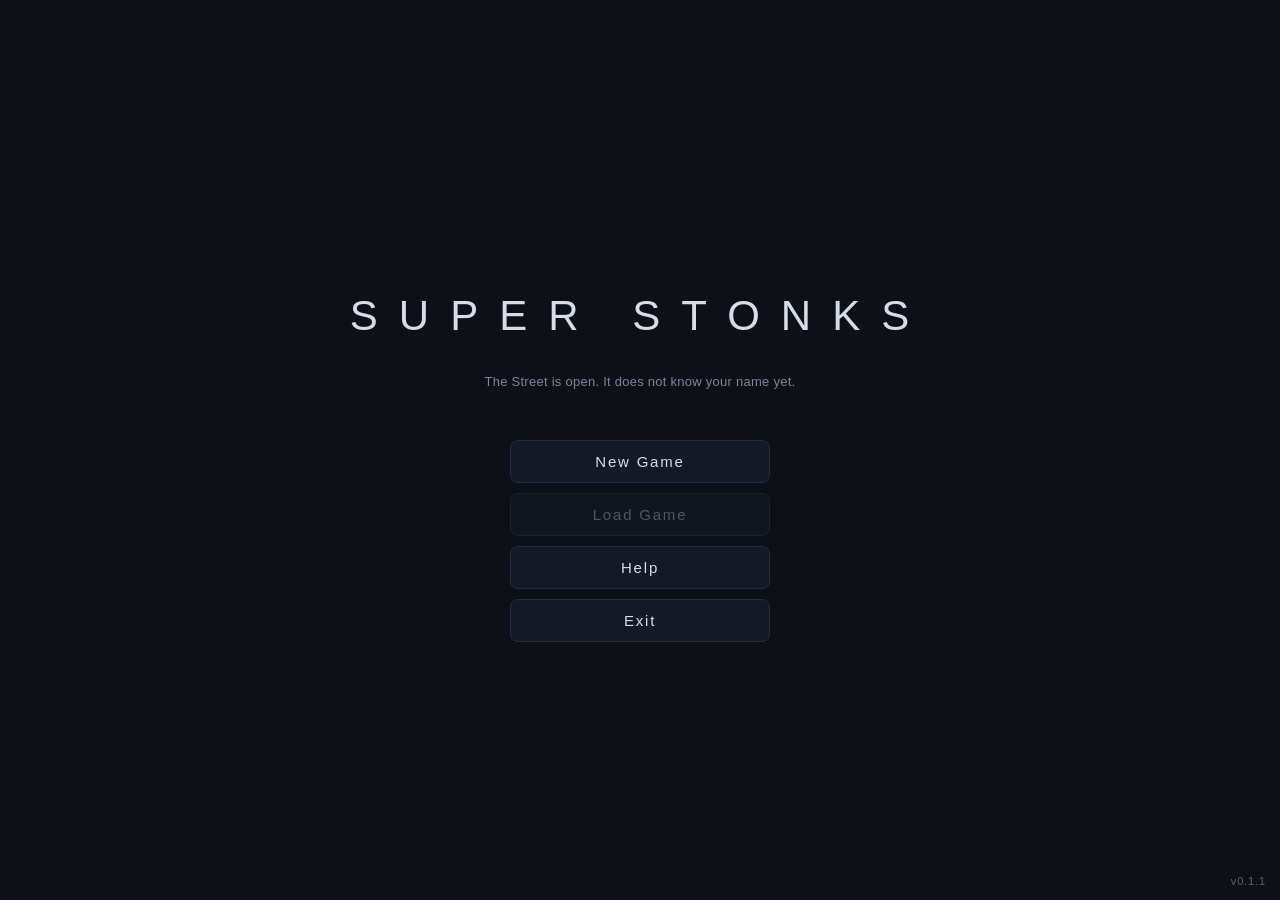
<file: stonks/index.html>
<!doctype html>
<html lang="en">
  <head>
    <meta charset="UTF-8" />
    <meta name="viewport" content="width=device-width, initial-scale=1.0" />
    <title>Super Stonks</title>
    <script type="module" crossorigin src="./assets/index-CuxJourv.js"></script>
    <link rel="stylesheet" crossorigin href="./assets/index-CLWe04ez.css">
  </head>
  <body>
    <div id="root"></div>
  </body>
</html>
</file>
<file: assets/css/style.css>
:root {
  --night: #0b1524;
  --night-2: #13223a;
  --bg: #f7f4ee;
  --band: #efeadf;
  --paper: #ffffff;
  --ink: #142033;
  --muted: #5b6676;
  --line: #e4ddd0;
  --accent: #ff7a50;
  --accent-ink: #d9532a;
  --teal: #2a9d8f;
  --serif: "Fraunces", Georgia, "Times New Roman", serif;
  --sans: "Inter", system-ui, -apple-system, "Segoe UI", Roboto, sans-serif;
  --max: 1160px;
  --radius: 18px;
  --shadow: 0 1px 2px rgba(20, 32, 51, .04), 0 8px 24px rgba(20, 32, 51, .06);
  --shadow-lg: 0 2px 4px rgba(20, 32, 51, .06), 0 18px 40px rgba(20, 32, 51, .12);
}

* { box-sizing: border-box; }
html { scroll-behavior: smooth; scroll-padding-top: 76px; }
body {
  margin: 0; background: var(--bg); color: var(--ink);
  font: 400 17px/1.65 var(--sans); -webkit-font-smoothing: antialiased;
}
a { color: var(--accent-ink); text-underline-offset: 3px; }
h1, h2, h3, h4 { margin: 0; line-height: 1.15; }
h1, h2 { font-family: var(--serif); font-weight: 600; letter-spacing: -.015em; }
img { display: block; max-width: 100%; }

/* ---------- Buttons ---------- */
.btn {
  display: inline-flex; align-items: center; gap: 8px;
  padding: 12px 22px; border-radius: 999px; font-weight: 600; font-size: .95rem;
  text-decoration: none; border: 1.5px solid transparent;
  transition: transform .2s, background .2s, border-color .2s, box-shadow .2s, color .2s;
}
.btn svg { width: 18px; height: 18px; fill: none; stroke: currentColor; stroke-width: 2.2; stroke-linecap: round; stroke-linejoin: round; }
.btn.primary { background: var(--accent); color: #fff; box-shadow: 0 6px 20px rgba(255, 122, 80, .35); }
.btn.primary:hover { transform: translateY(-2px); box-shadow: 0 10px 28px rgba(255, 122, 80, .45); }
.btn.ghost { color: #e8eef7; border-color: rgba(232, 238, 247, .28); }
.btn.ghost:hover { border-color: #fff; color: #fff; transform: translateY(-2px); background: rgba(255, 255, 255, .06); }
.btn.small { padding: 9px 18px; font-size: .9rem; }
.btn.big { padding: 15px 26px; font-size: 1.02rem; }
.actions { display: flex; flex-wrap: wrap; gap: 12px; }
.actions.center { justify-content: center; }

/* ---------- Top bar ---------- */
.topbar {
  position: fixed; inset: 0 0 auto 0; z-index: 50;
  display: flex; align-items: center; justify-content: space-between;
  padding: 18px max(24px, calc((100% - var(--max)) / 2));
  transition: background .3s, padding .3s, box-shadow .3s;
}
.topbar.solid { background: rgba(11, 21, 36, .86); backdrop-filter: blur(12px); padding-top: 12px; padding-bottom: 12px; box-shadow: 0 1px 0 rgba(255,255,255,.06); }
.brand { display: flex; align-items: center; gap: 10px; color: #fff; text-decoration: none; font-weight: 600; letter-spacing: .01em; }
.mono {
  display: grid; place-items: center; width: 36px; height: 36px; border-radius: 10px;
  background: linear-gradient(135deg, var(--accent), #ffb36b); color: var(--night);
  font-family: var(--serif); font-weight: 700; font-size: .95rem;
}
#nav { display: flex; align-items: center; gap: 6px; }
#nav a { color: rgba(232, 238, 247, .8); text-decoration: none; font-size: .93rem; font-weight: 500; padding: 8px 14px; border-radius: 999px; transition: color .2s, background .2s; }
#nav a:hover { color: #fff; background: rgba(255, 255, 255, .08); }
#nav a.nav-cta { color: var(--night); background: #fff; margin-left: 6px; }
#nav a.nav-cta:hover { background: var(--accent); color: #fff; }
.menu-toggle { display: none; background: none; border: 0; padding: 8px; cursor: pointer; }
.menu-toggle span { display: block; width: 22px; height: 2px; background: #fff; margin: 5px 0; border-radius: 2px; transition: transform .25s, opacity .25s; }

/* ---------- Hero ---------- */
.hero {
  position: relative; overflow: hidden; color: #e8eef7;
  background: var(--night); min-height: 100vh; min-height: 100svh;
  display: flex; flex-direction: column; justify-content: center;
  padding: 120px max(24px, calc((100% - var(--max)) / 2)) 64px;
}
#field { position: absolute; inset: 0; width: 100%; height: 100%; opacity: .9; }
.hero::after {
  content: ""; position: absolute; inset: 0; pointer-events: none;
  background:
    radial-gradient(640px 380px at 20% 48%, rgba(11, 21, 36, .6), transparent 72%),
    linear-gradient(to bottom, transparent 70%, rgba(11, 21, 36, .9));
}
.hero-inner { position: relative; z-index: 1; display: grid; grid-template-columns: 1.35fr 1fr; gap: 64px; align-items: center; }
.eyebrow {
  display: inline-flex; align-items: center; gap: 10px; margin: 0 0 22px;
  padding: 7px 14px; border-radius: 999px; background: rgba(255, 255, 255, .07); border: 1px solid rgba(255, 255, 255, .12);
  font-size: .8rem; font-weight: 600; letter-spacing: .06em; text-transform: uppercase; color: #cfd9e8;
}
.eyebrow .dot { width: 8px; height: 8px; border-radius: 50%; background: #3ddc97; box-shadow: 0 0 0 4px rgba(61, 220, 151, .2); }
.hero h1 { font-size: clamp(2.5rem, 5.4vw, 4.4rem); color: #fff; }
.hero h1 em { font-style: italic; color: var(--accent); }
.lede { font-size: 1.15rem; color: #b9c6d8; max-width: 58ch; margin: 26px 0 34px; }
.lede strong { color: #fff; font-weight: 600; }

.hero-photo { position: relative; justify-self: center; width: min(360px, 100%); aspect-ratio: 1; }
.hero-photo img {
  position: relative; z-index: 1; width: 100%; height: 100%; object-fit: cover; object-position: 50% 20%;
  border-radius: 50%; border: 6px solid rgba(255, 255, 255, .08);
}
.ring {
  position: absolute; inset: -18px; border-radius: 50%;
  background: conic-gradient(from 0deg, var(--accent), #ffb36b, #3ddc97, #5aa9ff, var(--accent));
  filter: blur(26px); opacity: .5; animation: spin 14s linear infinite;
}
@keyframes spin { to { transform: rotate(360deg); } }
.badge {
  position: absolute; z-index: 2; left: -12px; bottom: 18px;
  display: flex; flex-direction: column; padding: 12px 18px; border-radius: 14px;
  background: #fff; color: var(--ink); box-shadow: var(--shadow-lg);
}
.badge strong { font-family: var(--serif); font-size: 1.3rem; }
.badge span { font-size: .8rem; color: var(--muted); }

.stats {
  position: relative; z-index: 1; margin-top: 72px;
  display: grid; grid-template-columns: repeat(4, 1fr); gap: 14px;
}
.stats div {
  padding: 20px 22px; border-radius: 16px;
  background: rgba(255, 255, 255, .05); border: 1px solid rgba(255, 255, 255, .1); backdrop-filter: blur(6px);
}
.stats strong { display: block; font-family: var(--serif); font-size: 1.8rem; color: #fff; font-weight: 600; }
.stats span { font-size: .88rem; color: #9fb0c6; }
.scroll-cue { position: absolute; z-index: 1; left: 50%; bottom: 22px; transform: translateX(-50%); width: 26px; height: 42px; border: 2px solid rgba(255,255,255,.35); border-radius: 14px; }
.scroll-cue span { position: absolute; left: 50%; top: 8px; width: 4px; height: 8px; margin-left: -2px; border-radius: 2px; background: #fff; animation: cue 1.8s infinite; }
@keyframes cue { 0% { opacity: 0; transform: translateY(0); } 40% { opacity: 1; } 100% { opacity: 0; transform: translateY(12px); } }

/* ---------- Sections ---------- */
main { display: block; }
.section { padding: 110px max(24px, calc((100% - var(--max)) / 2)); }
.section.band { background: var(--band); }
.kicker { margin: 0 0 12px; font-size: .8rem; font-weight: 700; letter-spacing: .14em; text-transform: uppercase; color: var(--accent-ink); }
.kicker.light { color: var(--accent); }
.section-head h2 { font-size: clamp(2rem, 3.6vw, 2.9rem); }
.section-head > p:not(.kicker) { color: var(--muted); font-size: 1.08rem; margin: 18px 0 0; }
.section-head.wide { max-width: 760px; margin-bottom: 48px; }
.more-link { margin: 36px 0 0; color: var(--muted); }
.more-link a { font-weight: 600; }

/* Experience: sticky heading + timeline */
.split { display: grid; grid-template-columns: 340px 1fr; gap: 72px; align-items: start; }
.split .section-head { position: sticky; top: 110px; }
.timeline { list-style: none; margin: 0; padding: 0 0 0 28px; position: relative; }
.timeline::before { content: ""; position: absolute; left: 6px; top: 8px; bottom: 8px; width: 2px; background: linear-gradient(var(--accent), var(--line) 30%); }
.timeline > li { position: relative; padding-bottom: 34px; }
.timeline > li::before {
  content: ""; position: absolute; left: -28px; top: 6px; width: 14px; height: 14px; border-radius: 50%;
  background: var(--bg); border: 3px solid #c9c1b2;
}
.timeline > li.now::before { border-color: var(--accent); background: var(--accent); box-shadow: 0 0 0 5px rgba(255, 122, 80, .2); }
.meta { display: flex; flex-wrap: wrap; align-items: center; gap: 6px 14px; margin-bottom: 10px; font-size: .88rem; }
.date { font-weight: 600; color: var(--ink); font-variant-numeric: tabular-nums; }
.place { color: var(--muted); }
.place::before { content: "·"; margin-right: 14px; color: #b9b0a0; }
.pill { font-size: .72rem; font-weight: 700; letter-spacing: .06em; text-transform: uppercase; color: #fff; background: var(--teal); padding: 3px 10px; border-radius: 999px; }
.card {
  background: var(--paper); border-radius: var(--radius); padding: 26px 28px; box-shadow: var(--shadow);
  border: 1px solid rgba(20, 32, 51, .05); transition: transform .25s, box-shadow .25s;
}
.card:hover { transform: translateY(-2px); box-shadow: var(--shadow-lg); }
.card h3 { font-size: 1.22rem; font-weight: 700; }
.org { margin: 4px 0 0; color: var(--accent-ink); font-weight: 600; font-size: .95rem; }
.card > p:not(.org) { margin: 14px 0 0; color: #3a4658; }
.card ul { margin: 12px 0 0; padding-left: 1.15rem; color: var(--muted); }
.card li { margin: 5px 0; }
.card li::marker { color: var(--accent); }
.card ul.plain { list-style: none; padding: 0; }
.card ul.plain li { padding: 10px 0; border-top: 1px solid var(--line); margin: 0; }
.card ul.plain li:first-child { border-top: 0; }
.card ul.plain b { color: var(--ink); }
.tags { display: flex; flex-wrap: wrap; gap: 8px; margin-top: 18px; }
.tags span { font-size: .8rem; font-weight: 500; padding: 4px 12px; border-radius: 999px; background: #fff1ea; color: var(--accent-ink); }

/* Research */
.papers { display: grid; grid-template-columns: repeat(3, 1fr); gap: 22px; }
.paper {
  display: flex; flex-direction: column; gap: 10px; padding: 28px; border-radius: var(--radius);
  background: var(--paper); box-shadow: var(--shadow); color: var(--ink); text-decoration: none;
  border-top: 4px solid var(--accent); transition: transform .25s, box-shadow .25s;
}
.paper:nth-child(2) { border-top-color: var(--teal); }
.paper:nth-child(3) { border-top-color: #5aa9ff; }
.paper:hover { transform: translateY(-4px); box-shadow: var(--shadow-lg); }
.paper .venue { font-size: .78rem; font-weight: 700; letter-spacing: .08em; text-transform: uppercase; color: var(--muted); }
.paper h3 { font-family: var(--serif); font-weight: 600; font-size: 1.3rem; line-height: 1.25; }
.paper p { margin: 0; color: var(--muted); font-size: .92rem; }
.paper .link { margin-top: auto; padding-top: 10px; font-weight: 600; color: var(--accent-ink); }

/* Projects */
.projects { display: grid; grid-template-columns: repeat(3, 1fr); gap: 22px; }
.project {
  display: flex; flex-direction: column; gap: 10px; padding: 26px; border-radius: var(--radius);
  background: var(--paper); box-shadow: var(--shadow); color: var(--ink); text-decoration: none;
  border: 1px solid rgba(20, 32, 51, .05); transition: transform .25s, box-shadow .25s;
}
.project:hover { transform: translateY(-4px); box-shadow: var(--shadow-lg); }
.project .icon { display: grid; place-items: center; width: 48px; height: 48px; border-radius: 14px; background: var(--band); font-size: 1.45rem; }
.project h3 { font-size: 1.15rem; font-weight: 700; }
.project p { margin: 0; color: var(--muted); font-size: .95rem; }
.project .lang { margin-top: auto; padding-top: 8px; font-size: .8rem; font-weight: 600; color: var(--teal); }
.project.feature {
  grid-column: 1 / -1; flex-direction: row; align-items: center; gap: 40px; padding: 40px 44px; overflow: hidden;
  background: radial-gradient(700px 300px at 90% 0%, rgba(61, 220, 151, .18), transparent 60%), linear-gradient(135deg, var(--night), var(--night-2));
  color: #e8eef7;
}
.feature-text { flex: 1; display: flex; flex-direction: column; gap: 12px; align-items: flex-start; }
.ptag { font-size: .78rem; font-weight: 700; letter-spacing: .1em; text-transform: uppercase; color: #3ddc97; }
.project.feature h3 { font-family: var(--serif); font-size: clamp(2rem, 3.5vw, 2.8rem); font-weight: 600; color: #fff; }
.project.feature p { color: #b9c6d8; font-size: 1.05rem; max-width: 52ch; margin-bottom: 8px; }
.chart { flex: 0 0 42%; height: auto; }
.chart .line { stroke-dasharray: 600; stroke-dashoffset: 600; transition: stroke-dashoffset 2s ease-out .2s; }
.project.feature.in .chart .line, html:not(.js) .chart .line { stroke-dashoffset: 0; }

/* Education & skills */
.edu-grid { display: grid; grid-template-columns: repeat(3, 1fr); gap: 22px; }
.edu { background: var(--paper); border-radius: var(--radius); padding: 26px; box-shadow: var(--shadow); }
.years { display: inline-block; font-size: .8rem; font-weight: 700; color: var(--teal); background: #e3f4f1; padding: 3px 10px; border-radius: 999px; margin-bottom: 14px; }
.edu h3 { font-size: 1.15rem; font-weight: 700; }
.edu p:not(.org) { color: var(--muted); margin: 12px 0 0; font-size: .95rem; }
.skills { display: grid; grid-template-columns: repeat(2, 1fr); gap: 28px 40px; margin-top: 56px; }
.skills h4 { font-size: .8rem; font-weight: 700; letter-spacing: .12em; text-transform: uppercase; color: var(--muted); margin-bottom: 12px; }
.chips { display: flex; flex-wrap: wrap; gap: 8px; }
.chips span { padding: 7px 14px; border-radius: 999px; background: var(--paper); border: 1px solid var(--line); font-size: .9rem; font-weight: 500; }

/* Contact */
.contact {
  background: radial-gradient(800px 400px at 50% 0%, rgba(255, 122, 80, .22), transparent 70%), var(--night);
  color: #e8eef7; text-align: center; padding: 120px 24px 0;
}
.contact-inner { max-width: 720px; margin: 0 auto; }
.contact h2 { font-size: clamp(2.6rem, 6vw, 4.2rem); color: #fff; }
.contact-inner > p:not(.kicker) { color: #b9c6d8; font-size: 1.12rem; margin: 18px 0 36px; }
.contact footer { margin-top: 110px; padding: 26px; border-top: 1px solid rgba(255, 255, 255, .08); color: #7f8fa6; font-size: .85rem; }

/* Reveal animation (only when JS is on) */
.js .reveal { opacity: 0; transform: translateY(24px); transition: opacity .7s ease, transform .7s ease; }
.js .reveal.in { opacity: 1; transform: none; }
@media (prefers-reduced-motion: reduce) {
  html { scroll-behavior: auto; }
  .js .reveal { opacity: 1; transform: none; transition: none; }
  .ring, .scroll-cue span { animation: none; }
  .chart .line { stroke-dashoffset: 0; transition: none; }
}

/* ---------- Responsive ---------- */
@media (max-width: 980px) {
  .hero-inner { grid-template-columns: 1fr; gap: 40px; }
  .hero-photo { order: -1; width: 200px; justify-self: start; }
  .badge { display: none; }
  .stats { grid-template-columns: repeat(2, 1fr); margin-top: 48px; }
  .split { grid-template-columns: 1fr; gap: 40px; }
  .split .section-head { position: static; }
  .papers, .projects, .edu-grid { grid-template-columns: 1fr 1fr; }
  .project.feature { flex-direction: column; align-items: stretch; }
  .chart { flex: none; width: 100%; max-height: 160px; }
}
@media (max-width: 720px) {
  body { font-size: 16px; }
  .menu-toggle { display: block; }
  #nav {
    position: absolute; top: 100%; left: 0; right: 0; flex-direction: column; align-items: stretch; gap: 4px;
    padding: 12px 20px 20px; background: rgba(11, 21, 36, .97);
    opacity: 0; visibility: hidden; transform: translateY(-8px); transition: opacity .2s, transform .2s, visibility .2s;
  }
  .topbar.open { background: rgba(11, 21, 36, .97); }
  .topbar.open #nav { opacity: 1; visibility: visible; transform: none; }
  .topbar.open .menu-toggle span:nth-child(1) { transform: translateY(7px) rotate(45deg); }
  .topbar.open .menu-toggle span:nth-child(2) { opacity: 0; }
  .topbar.open .menu-toggle span:nth-child(3) { transform: translateY(-7px) rotate(-45deg); }
  #nav a { padding: 12px 14px; }
  #nav a.nav-cta { margin: 6px 0 0; text-align: center; }
  .hero { padding-top: 100px; }
  .hero-photo { width: 150px; }
  .scroll-cue { display: none; }
  .section { padding-top: 80px; padding-bottom: 80px; }
  .papers, .projects, .edu-grid, .skills { grid-template-columns: 1fr; }
  .project.feature { padding: 30px 26px; }
  .card { padding: 22px; }
  .stats div { padding: 16px; }
  .stats strong { font-size: 1.45rem; }
}
.project.feature.alt {
  flex-direction: row-reverse;
  background: radial-gradient(700px 300px at 10% 0%, rgba(90, 169, 255, .2), transparent 60%), linear-gradient(135deg, var(--night-2), var(--night));
}
.project.feature.alt .ptag { color: #5aa9ff; }
@media (max-width: 980px) { .project.feature.alt { flex-direction: column; } }

/* ---------- Freelance sections ---------- */
.hero-proof { margin: 28px 0 0; font-size: .92rem; color: #8fa0b8; }
.hero-proof strong { color: #fff; }

.intro-band { display: grid; grid-template-columns: 1.1fr 1fr; gap: 64px; align-items: center; padding-top: 100px; padding-bottom: 100px; }
.value h2 { font-size: clamp(2rem, 3.6vw, 2.8rem); }
.value p:not(.kicker) { color: var(--muted); font-size: 1.08rem; margin: 20px 0 0; }
.value-points { display: grid; gap: 16px; }
.vp { display: grid; grid-template-columns: 52px 1fr; column-gap: 18px; padding: 22px 24px; background: var(--paper); border-radius: var(--radius); box-shadow: var(--shadow); }
.vp-icon { grid-row: span 2; display: grid; place-items: center; width: 52px; height: 52px; border-radius: 14px; background: #fff1ea; color: var(--accent-ink); font-size: 1.4rem; font-weight: 700; }
.vp h3 { font-size: 1.08rem; font-weight: 700; align-self: end; }
.vp p { margin: 4px 0 0; color: var(--muted); font-size: .95rem; }

.services { display: grid; grid-template-columns: repeat(3, 1fr); gap: 22px; }
.service {
  position: relative; padding: 30px 28px; border-radius: var(--radius); background: var(--paper);
  box-shadow: var(--shadow); border: 1px solid rgba(20, 32, 51, .05); overflow: hidden;
  transition: transform .25s, box-shadow .25s;
}
.service::after { content: ""; position: absolute; left: 0; right: 0; top: 0; height: 4px; background: linear-gradient(90deg, var(--accent), #ffb36b); transform: scaleX(0); transform-origin: left; transition: transform .35s; }
.service:hover { transform: translateY(-4px); box-shadow: var(--shadow-lg); }
.service:hover::after { transform: scaleX(1); }
.s-icon { display: grid; place-items: center; width: 54px; height: 54px; border-radius: 16px; background: var(--band); font-size: 1.6rem; margin-bottom: 18px; }
.service h3 { font-size: 1.2rem; font-weight: 700; }
.service p { margin: 10px 0 0; color: var(--muted); }

.steps { list-style: none; margin: 0; padding: 0; display: grid; grid-template-columns: repeat(4, 1fr); gap: 22px; counter-reset: s; position: relative; }
.steps::before { content: ""; position: absolute; left: 30px; right: 30px; top: 27px; height: 2px; background: repeating-linear-gradient(90deg, #cfc6b6 0 8px, transparent 8px 16px); }
.step { position: relative; }
.num {
  position: relative; display: grid; place-items: center; width: 56px; height: 56px; border-radius: 50%;
  background: var(--night); color: #fff; font-family: var(--serif); font-size: 1.4rem; font-weight: 700;
  box-shadow: 0 0 0 8px var(--band); margin-bottom: 20px;
}
.step:first-child .num { background: var(--accent); }
.step h3 { font-size: 1.2rem; font-weight: 700; }
.step p { margin: 8px 0 0; color: var(--muted); }

.why { display: grid; grid-template-columns: repeat(2, 1fr); gap: 22px; }
.why-item { padding: 28px 30px; border-radius: var(--radius); background: var(--paper); box-shadow: var(--shadow); border-left: 4px solid var(--accent); }
.why-item:nth-child(2) { border-left-color: var(--teal); }
.why-item:nth-child(3) { border-left-color: #5aa9ff; }
.why-item:nth-child(4) { border-left-color: #ffb36b; }
.why-item h3 { font-size: 1.2rem; font-weight: 700; }
.why-item p { margin: 10px 0 0; color: var(--muted); }
.cases-head { margin: 64px 0 22px; }
.cases-head h3 { font-family: var(--serif); font-size: 1.6rem; font-weight: 600; }
.cases-head p { margin: 6px 0 0; color: var(--muted); }
.cases { display: grid; grid-template-columns: repeat(3, 1fr); gap: 16px; }
.case { padding: 22px 24px; border-radius: 14px; border: 1px solid var(--line); background: rgba(255, 255, 255, .55); }
.case-tag { font-size: .72rem; font-weight: 700; letter-spacing: .1em; text-transform: uppercase; color: var(--teal); }
.case h4 { margin: 6px 0 0; font-size: 1.05rem; }
.case p { margin: 6px 0 0; color: var(--muted); font-size: .92rem; }

.edu-strip { padding-top: 70px; padding-bottom: 20px; }
.edu .chips { margin-top: 14px; }
.edu .chips span { font-size: .82rem; padding: 5px 11px; background: var(--bg); }
.langs { margin-top: 26px; color: #7f8fa6; font-size: .9rem; letter-spacing: .06em; }

@media (max-width: 980px) {
  .intro-band { grid-template-columns: 1fr; gap: 36px; }
  .services, .cases { grid-template-columns: 1fr 1fr; }
  .steps { grid-template-columns: 1fr 1fr; row-gap: 36px; }
  .steps::before { display: none; }
}
@media (max-width: 720px) {
  .services, .cases, .why, .steps { grid-template-columns: 1fr; }
  .hero h1 { font-size: 2.4rem; }
}
.contact h2 + .actions { margin-top: 36px; }
</file>
<file: planner/assets/index-CoofEhkv.css>
:root{--lightningcss-light:initial;--lightningcss-dark: ;color-scheme:light;--page:#f9f9f7;--surface:#fcfcfb;--ink:#0b0b0b;--ink-2:#52514e;--muted:#898781;--grid:#e1e0d9;--baseline:#c3c2b7;--border:#0b0b0b1a;--accent:#2a78d6;--series-1:#2a78d6;--series-2:#eb6834;--series-3:#1baf7a;--series-4:#eda100;--series-5:#8b5cc8;--series-other:#a8a69d;--good:#006300;--warn-bg:#fdf3dd;--warn-ink:#6b4e00;--error-bg:#fbe4e4;--error-ink:#8f1f1f}@media (prefers-color-scheme:dark){:root{--lightningcss-light: ;--lightningcss-dark:initial;color-scheme:dark;--page:#0d0d0d;--surface:#1a1a19;--ink:#fff;--ink-2:#c3c2b7;--muted:#898781;--grid:#2c2c2a;--baseline:#383835;--border:#ffffff1a;--accent:#3987e5;--series-1:#3987e5;--series-2:#d95926;--series-3:#199e70;--series-4:#c98500;--series-5:#9f78db;--series-other:#6b6a64;--good:#0ca30c;--warn-bg:#3a2f10;--warn-ink:#f2d48a;--error-bg:#401717;--error-ink:#f0a3a3}}*{box-sizing:border-box}body{background:var(--page);color:var(--ink);margin:0;font-family:system-ui,-apple-system,Segoe UI,sans-serif;font-size:14px;line-height:1.45}#root{min-height:100vh}h1,h2,h3{font-weight:600}button,label.button{font:inherit;border:1px solid var(--border);background:var(--accent);color:#fff;cursor:pointer;border-radius:8px;padding:6px 14px;display:inline-block}button:hover,label.button:hover{filter:brightness(1.08)}button:disabled{opacity:.45;cursor:not-allowed;filter:none}button.ghost,label.button.ghost{color:var(--ink-2);background:0 0}button.small{padding:2px 9px;font-size:12.5px}button.danger{color:var(--error-ink);border-color:var(--error-ink);background:0 0}input,select{font:inherit;color:var(--ink);background:var(--surface);border:1px solid var(--baseline);border-radius:7px;padding:5px 9px}input:focus,select:focus{outline:2px solid var(--accent);outline-offset:0}.app{max-width:1240px;margin:0 auto;padding:14px 20px 60px}.topbar{flex-wrap:wrap;align-items:center;gap:14px;padding-bottom:10px;display:flex}.topbar h1{white-space:nowrap;margin:0;font-size:18px}.scenario-name{flex:180px;min-width:180px;font-size:15px;font-weight:600}.topbar-actions{flex-wrap:wrap;align-items:center;gap:8px;display:flex}.status{min-width:90px;color:var(--muted);font-size:12.5px}.tabs{border-bottom:1px solid var(--grid);gap:4px;margin-bottom:16px;display:flex;overflow-x:auto}.tab{color:var(--ink-2);background:0 0;border:none;border-bottom:2px solid #0000;border-radius:0;padding:9px 16px;font-weight:500}.tab.active{color:var(--ink);border-bottom-color:var(--accent);font-weight:600}.banner{border-radius:8px;margin-bottom:12px;padding:9px 14px;font-size:13px}.banner.warn{background:var(--warn-bg);color:var(--warn-ink)}.banner.info{background:color-mix(in srgb, var(--accent) 10%, transparent);color:var(--ink)}.banner button.small,.best-plan .banner button{margin-left:6px}.best-plan h3 .goal-chip{vertical-align:1px;margin-left:8px}.banner.error{background:var(--error-bg);color:var(--error-ink)}.content{flex-direction:column;gap:16px;display:flex}.grid-2{grid-template-columns:repeat(auto-fit,minmax(340px,1fr));align-items:start;gap:16px;display:grid}.card{background:var(--surface);border:1px solid var(--border);border-radius:12px;padding:14px 16px 16px}.card h3{margin:0 0 10px;font-size:14px}.card h4{color:var(--ink-2);margin:12px 0 6px;font-size:13px}.fields{grid-template-columns:repeat(auto-fill,minmax(230px,1fr));gap:8px 18px;display:grid}.field{justify-content:space-between;align-items:center;gap:10px;min-height:32px;display:flex}.field-label{color:var(--ink-2);font-size:13px}.field-input{align-items:center;gap:4px;display:inline-flex}.field-input input{text-align:right;font-variant-numeric:tabular-nums;width:110px}.field-input.kind-pct input,.field-input.kind-int input{width:70px}.affix{color:var(--muted);font-size:12.5px}.asset-row{border-top:1px solid var(--grid);margin-top:10px;padding-top:10px}.asset-head{justify-content:space-between;align-items:center;gap:8px;margin-bottom:6px;display:flex}.asset-head input{font-weight:600}.directive{border:1px solid var(--border);background:var(--surface);border-radius:10px;align-items:flex-start;gap:12px;padding:10px 12px;display:flex}.directive .order{color:var(--muted);text-align:center;width:26px;padding-top:4px;font-size:18px;font-weight:700}.directive .body{flex-wrap:wrap;flex:1;gap:6px 18px;display:flex}.directive .actions{flex-direction:column;gap:4px;display:flex}.plan-list{flex-direction:column;gap:8px;display:flex}.plan-arrow{text-align:center;color:var(--muted);margin:-2px 0;font-size:12px}.stat-row{grid-template-columns:repeat(auto-fit,minmax(170px,1fr));gap:12px;display:grid}.stat{background:var(--surface);border:1px solid var(--border);border-radius:12px;padding:12px 16px}.stat .label{color:var(--ink-2);font-size:12.5px}.stat .value{margin-top:2px;font-size:22px;font-weight:650}.stat .sub{color:var(--muted);margin-top:2px;font-size:12px}.chart-card{background:var(--surface);border:1px solid var(--border);border-radius:12px;padding:14px 16px 6px}.chart-card h3{margin:0 0 4px;font-size:14px}.chart-card .chart-sub{color:var(--muted);margin-bottom:8px;font-size:12px}.table-wrap{overflow-x:auto}table.data{border-collapse:collapse;font-variant-numeric:tabular-nums;width:100%;font-size:12.5px}table.data th,table.data td{text-align:right;border-bottom:1px solid var(--grid);white-space:nowrap;padding:5px 10px}table.data th:first-child,table.data td:first-child{text-align:left}table.data th{color:var(--ink-2);background:var(--surface);font-weight:600;position:sticky;top:0}.events{color:var(--ink-2);font-size:12.5px}.events li{margin-bottom:2px}.kid-flows{margin:8px 0 10px;padding:0;list-style:none}.kid-flows>li{border-top:1px solid var(--border);padding:6px 0}.kid-flows>li:first-child{border-top:none}.kid-flows ul{margin:4px 0 0;padding-left:18px}.kid-flows strong{color:var(--series-5)}.kid-flows>li>strong{color:var(--ink)}.muted{color:var(--muted)}.compare-picker{flex-wrap:wrap;gap:14px;display:flex}.compare-picker label{align-items:center;gap:6px;display:inline-flex}.status-chip{vertical-align:1px;border-radius:999px;padding:0 6px;font-size:11px;font-weight:600;line-height:1.4;display:inline-block}.status-chip.bill,.status-chip.announced{background:var(--warn-bg);color:var(--warn-ink)}.econ-card{grid-column:1/-1}.econ-head{flex-wrap:wrap;align-items:center;gap:4px 18px;display:flex}.econ-desc{margin:4px 0 8px;font-size:12.5px}.econ-table td{padding:3px 4px}.cell-input{text-align:right;font-variant-numeric:tabular-nums;width:64px;padding:3px 6px}.units-toggle{flex-wrap:wrap;align-items:center;gap:6px;font-size:13px;display:flex}.retired-row td{background:color-mix(in srgb, var(--series-1) 7%, transparent)}td.shortfall{color:var(--error-ink);font-weight:600}.goal-chip{border-radius:999px;margin-left:4px;padding:0 7px;font-size:11.5px;font-weight:600;display:inline-block}.goal-chip.met{background:color-mix(in srgb, var(--good) 14%, transparent);color:var(--good)}.goal-chip.unmet{background:var(--error-bg);color:var(--error-ink)}table.data.goal-table th,table.data.goal-table td{white-space:normal;vertical-align:top;text-align:left}table.data.goal-table td:nth-child(2){width:42%}.small-text{font-size:12px}.strategy li{margin-bottom:3px}.field-input.kind-kmoney input{width:80px}.goal-note{align-self:center}.modal-backdrop{z-index:50;background:#00000059;justify-content:center;align-items:center;padding:16px;display:flex;position:fixed;inset:0}.modal{flex-direction:column;width:min(900px,100%);max-height:calc(100vh - 32px);display:flex}.export-text{width:100%;min-height:320px;color:var(--ink);background:var(--page);border:1px solid var(--baseline);resize:vertical;border-radius:8px;flex:1;padding:10px;font:12px/1.45 ui-monospace,Cascadia Code,Consolas,monospace}.searching{align-items:center;gap:10px;display:flex}.spinner{border:3px solid color-mix(in srgb, var(--accent) 20%, transparent);border-top-color:var(--accent);border-radius:50%;flex:none;width:22px;height:22px;animation:.8s linear infinite spin}.spinner.small{border-width:2px;width:14px;height:14px}@keyframes spin{to{transform:rotate(360deg)}}@media (prefers-reduced-motion:reduce){.spinner{animation-duration:2.4s}}.plan-steps>summary{cursor:pointer;padding:4px 0;font-size:14px;font-weight:600}.plan-steps[open]>summary{margin-bottom:8px}.timeline{margin:0 0 12px;padding:0;list-style:none}.timeline>li{border-left:2px solid color-mix(in srgb, var(--accent) 35%, transparent);margin-left:5px;padding:0 0 12px 18px;position:relative}.timeline>li:last-child{border-left-color:#0000}.timeline>li:before{content:"";background:var(--accent);border-radius:50%;width:10px;height:10px;position:absolute;top:3px;left:-6px}.timeline>li.retired:before{background:var(--good)}.timeline-head{margin-bottom:3px;font-size:13px;font-weight:600}.timeline ul{margin:0 0 4px;padding-left:18px;font-size:13px}.timeline ul li{margin-bottom:2px}.timeline li.event{color:var(--ink-2);font-style:italic}.alternatives{flex-direction:column;gap:8px;margin-bottom:12px;display:flex}.alternative{border:1px solid var(--border);border-radius:8px;padding:8px 12px;font-size:13px}.alt-gain{font-weight:600}.alt-cost{color:var(--ink-2);margin-top:2px}.alt-actions{gap:8px;margin-top:6px;display:flex}.alt-details{margin-top:8px}
</file>
<file: stonks/assets/index-CLWe04ez.css>
:root{--bg: #0d1117;--panel: #131a26;--panel2: #182131;--border: #232d40;--text: #d6dce8;--dim: #7b849a;--green: #26a65b;--red: #d75541;--accent: #4a8fe7;--fx: #52c5a4;--mono: "Consolas", "SF Mono", "Cascadia Code", monospace}*{box-sizing:border-box}html,body,#root{height:100%;margin:0}body{background:var(--bg);color:var(--text);font:13px/1.45 -apple-system,Segoe UI,Roboto,sans-serif;overflow:hidden}.boot{height:100%;display:flex;flex-direction:column;align-items:center;justify-content:center;letter-spacing:.4em;color:var(--dim)}.boot h1{color:var(--text);font-weight:300}.menu{gap:8px}.menu h1{font-size:42px;letter-spacing:.5em;margin-bottom:4px}.menu-tag{max-width:560px;text-align:center;line-height:1.6;letter-spacing:.02em}.menu-btns{display:flex;flex-direction:column;gap:10px;margin-top:26px;min-width:260px}.menu-btns button{background:var(--panel);border:1px solid var(--border);color:var(--text);padding:12px 30px;font-size:15px;letter-spacing:.12em;cursor:pointer;border-radius:8px}.menu-btns button:hover:not(:disabled){border-color:var(--accent);background:#1c2a44}.menu-btns button:disabled{color:var(--dim);cursor:not-allowed;opacity:.6}.diff-wrap{display:flex;flex-direction:column;align-items:center;gap:16px;margin-top:18px}.diff-cards{display:flex;gap:18px}.diff-card{width:300px;background:var(--panel);border:1.5px solid var(--border);border-radius:12px;padding:16px 18px;cursor:pointer;letter-spacing:normal;text-align:left}.diff-card:hover{border-color:var(--green);background:#12201a}.diff-card.hard:hover{border-color:var(--red);background:#201212}.diff-card h3{margin:0 0 8px;font-size:16px}.diff-card p{font-size:12.5px;line-height:1.5;color:#b9c1d3;margin:0 0 10px}.app{height:100%;display:flex;flex-direction:column}.header{display:flex;align-items:center;gap:18px;padding:8px 14px;background:var(--panel);border-bottom:1px solid var(--border);white-space:nowrap}.brand{font-weight:700;letter-spacing:.25em;color:var(--accent)}.clock{font-family:var(--mono)}.speeds{display:flex;gap:2px;margin-left:auto}.speeds button{background:var(--panel2);border:1px solid var(--border);color:var(--dim);padding:3px 9px;cursor:pointer;font-family:var(--mono);font-size:12px}.speeds button:first-child{border-radius:4px 0 0 4px}.speeds button:last-child{border-radius:0 4px 4px 0}.speeds button.on{background:var(--accent);color:#fff;border-color:var(--accent)}.macro{display:flex;gap:14px;font-family:var(--mono);color:var(--dim)}.equity{font-family:var(--mono);font-size:15px;font-weight:700}.mid{flex:1;display:flex;min-height:0}.workspace{flex:1;display:flex;min-width:0}.trade-ws{flex:1;display:flex;min-height:0;min-width:0}.left{width:240px;display:flex;flex-direction:column;border-right:1px solid var(--border);min-height:0}.center{flex:1;display:flex;flex-direction:column;min-width:0}.right{width:320px;border-left:1px solid var(--border);display:flex;flex-direction:column;min-height:0}.panel{background:var(--panel);display:flex;flex-direction:column;min-height:0}.panel-title{padding:7px 10px 5px;font-size:11px;text-transform:uppercase;letter-spacing:.12em;color:var(--dim);display:flex;justify-content:space-between;align-items:baseline}.pos{color:var(--green)}.neg{color:var(--red)}.dim{color:var(--dim);font-weight:400}.num{text-align:right;font-family:var(--mono)}.pad{padding:10px}.stocklist{flex:1;overflow-y:auto}.blotter{border-top:3px solid var(--axis, #2a3245);background:var(--panel);height:238px;display:flex;flex-direction:column;flex-shrink:0}.blotter-status{margin-top:auto;display:flex;gap:28px;align-items:baseline;padding:7px 16px;border-top:1px solid var(--border);background:var(--panel2);font-family:var(--mono);font-size:14px}.blotter-status .dim{font-size:10px;letter-spacing:.1em}.blotter-status b{font-size:15px}.gold{color:#e8c34a}.violet{color:#b78ee7}.blotter.collapsed{height:auto}.blotter-head{display:flex;align-items:center;gap:14px;padding:5px 12px;border-bottom:1px solid var(--border)}.blotter-tabs{display:flex;gap:2px;align-items:center}.blotter-tabs button,.blotter-filters button{background:none;border:1px solid transparent;color:var(--dim);padding:2px 10px;cursor:pointer;font-size:12px;border-radius:4px}.blotter-tabs button.on,.blotter-filters button.on{color:var(--text);background:var(--panel2);border-color:var(--border)}.blotter-filters{display:flex;gap:2px;margin-left:12px;padding-left:12px;border-left:1px solid var(--border)}.blotter-summary{margin-left:auto;display:flex;gap:8px;align-items:baseline;font-family:var(--mono);font-size:12px}.blotter-summary .dim{font-size:10px;text-transform:uppercase;letter-spacing:.08em;margin-left:8px}.blotter-body{flex:1;overflow-y:auto}.blotter-body tbody tr{cursor:pointer}.blotter-body tbody tr:hover{background:var(--panel2)}.mini.brackets{font-family:var(--mono);font-size:10px}.mini.brackets.on{border-color:var(--accent);color:var(--text)}.mini.brackets:hover{color:var(--text);border-color:var(--accent)}.bracket-editor td{background:#101724;font-size:11px}.bracket-editor .mini{margin:0 2px}.bracket-editor .mini.on{border-color:var(--accent);color:var(--accent)}.hint-inline{margin-left:12px;font-size:10px}.worker-card.benched{opacity:.6}.bench-tag{background:#4a4a14;color:#e8c34a;font-size:9px;font-weight:700;padding:1px 5px;border-radius:3px;letter-spacing:.08em}.research-strip,.calendar{border-bottom:1px solid var(--border);flex-shrink:0}.cal-row{display:flex;gap:8px;padding:2px 12px;font-size:12px;align-items:baseline}.cal-days{font-family:var(--mono);color:#e8c34a;min-width:38px;text-align:right}.event-stack{margin-bottom:12px}.event-card{background:#241a08;border:1px solid #b8860b;border-radius:6px;padding:9px 12px;margin-bottom:8px;font-size:13px}.event-detail{margin-top:4px;font-size:12px;color:#e8c34a;font-family:var(--mono)}.policies{display:flex;gap:18px;align-items:center;flex-wrap:wrap;background:var(--panel);border:1px solid var(--border);border-radius:6px;padding:8px 12px;margin-bottom:12px;font-size:12px}.policies-head{color:#e8c34a;font-weight:700;letter-spacing:.04em}.policies label{display:flex;align-items:center;gap:6px;color:var(--dim)}.policies select{background:var(--bg);border:1px solid var(--border);color:var(--text);padding:3px 6px;border-radius:4px;font-size:12px}.event-actions{display:flex;gap:8px;margin-top:7px}.event-actions button{background:var(--panel2);border:1px solid var(--border);color:var(--text);border-radius:4px;padding:4px 12px;cursor:pointer;font-size:12px}.event-actions button:hover{border-color:var(--accent)}.event-actions button.danger:hover{border-color:var(--red);color:var(--red)}.tilt-tag{background:#4a1414;color:#e88}.vac-tag{background:#14304a;color:#8cf}.lev-tag{background:#2a1a4a;color:#b78ee7}.rep-chip{font-size:12px;color:#e8c34a;white-space:nowrap}.rep-summary{font-size:13px;color:#e8c34a}.records-body{max-width:680px;font-size:13px;line-height:1.55}.records-body h3{color:var(--accent);font-size:13px;text-transform:uppercase;letter-spacing:.08em;margin:18px 0 6px}.records-body p{color:#b9c1d3;margin:4px 0}.rec-grid{display:grid;grid-template-columns:repeat(auto-fill,minmax(150px,1fr));gap:6px 14px;margin:4px 0 8px}.rec-stat{display:flex;justify-content:space-between;gap:8px;font-size:12px;border-bottom:1px dotted var(--border);padding:2px 0}.rec-label{color:var(--dim, #667)}.rec-value{font-family:var(--mono)}.rec-table{width:100%;border-collapse:collapse;font-size:12px;margin-top:4px}.rec-table th{text-align:left;color:var(--dim, #667);font-weight:600;padding:3px 6px;border-bottom:1px solid var(--border)}.rec-table td{padding:3px 6px;border-bottom:1px dotted var(--border);font-family:var(--mono)}.rec-table .num{text-align:right}.rec-current td{color:#e8c34a}.tut-glow{animation:tut-pulse 1.4s ease-in-out infinite;border-radius:6px}@keyframes tut-pulse{0%,to{box-shadow:0 0 #e8c34a00}50%{box-shadow:0 0 10px 3px #e8c34a8c}}.flash-new td{animation:row-flash 1.2s ease-out}@keyframes row-flash{0%{background:#26a65b47}to{background:transparent}}.app.zoom-pulse{animation:zoom-pop .18s ease-out}@keyframes zoom-pop{0%{transform:scale(1)}40%{transform:scale(1.006)}to{transform:scale(1)}}.spend-warn{max-width:460px}.spend-warn.lethal{border-color:var(--red, #e05555)}.spend-warn.lethal .modal-head h2{color:var(--red, #e05555)}.modal-btns{display:flex;gap:10px;margin-top:14px}.modal-btns button{background:var(--panel);border:1px solid var(--border);color:var(--text);padding:8px 18px;font-size:13px;cursor:pointer;border-radius:6px}.modal-btns button:hover{border-color:var(--accent);background:#1c2a44}.modal-btns button.danger-btn{border-color:var(--red, #e05555);color:var(--red, #e05555)}.modal-btns button.danger-btn:hover{background:#201212}.skip-warn-row{display:flex;align-items:center;gap:7px;margin-top:12px;font-size:12px;color:var(--dim, #667);cursor:pointer;-webkit-user-select:none;user-select:none}.skip-warn-row input{accent-color:#e05555}.danger-tag{color:var(--red, #e05555);font-weight:700}.boot-version{position:fixed;right:14px;bottom:10px;font-size:11px;letter-spacing:.08em;color:var(--dim, #667);opacity:.7;-webkit-user-select:none;user-select:none}.rep-line{font-size:12px;color:#e8c34a;margin-bottom:6px}.master-line{font-size:12px;margin-bottom:8px;display:flex;gap:6px;align-items:center;flex-wrap:wrap}.master-line b{color:#e8c34a}.trait-chip{background:#10233a;color:#7ec3f0;border:1px solid #1e3a5c;font-size:9px;font-weight:700;padding:1px 5px;border-radius:8px;letter-spacing:.04em;white-space:nowrap;cursor:help}.feats-blurb{margin:-6px 0 14px;font-size:12px;max-width:640px}.feats-grid{display:grid;grid-template-columns:repeat(auto-fill,minmax(240px,1fr));gap:10px}.feat{background:var(--panel);border:1px solid var(--border);border-radius:6px;padding:9px 12px;opacity:.65}.feat.done{opacity:1;border-color:#b8860b;background:#1a1508}.feat-head{display:flex;justify-content:space-between;align-items:baseline;margin-bottom:3px}.feat-rep{color:#e8c34a;font-size:11px;font-family:var(--mono)}.feat-desc{font-size:12px;color:#a8b0c2}.research-strip tbody tr{cursor:pointer}.research-strip tbody tr:hover{background:var(--panel2)}table{width:100%;border-collapse:collapse}th{font-size:10px;text-transform:uppercase;color:var(--dim);font-weight:500;padding:2px 10px;text-align:left}th.num{text-align:right}td{padding:4px 10px;border-top:1px solid #1a2232}.stocklist tbody tr{cursor:pointer}.stocklist tbody tr:hover{background:var(--panel2)}tr.sel{background:#1c2a44!important}.halt{background:var(--red);color:#fff;font-size:9px;font-weight:700;padding:1px 4px;border-radius:3px;margin-left:6px;vertical-align:middle}.big-halt{font-size:12px;padding:3px 8px}.pf-summary{display:flex;gap:16px;padding:2px 10px 8px}.pf-summary>div{display:flex;flex-direction:column}.pf-summary b{font-family:var(--mono)}.mini{background:none;border:1px solid var(--border);color:var(--dim);border-radius:3px;cursor:pointer;padding:0 5px}.mini:hover{color:var(--red);border-color:var(--red)}.chart-panel{flex:1;min-height:0}.chart-head{display:flex;justify-content:space-between;align-items:center;padding:8px 12px 4px}.chart-title{display:flex;align-items:baseline;gap:10px}.chart-title .big{font-family:var(--mono);font-size:19px;font-weight:700}.res-toggle button{background:var(--panel2);border:1px solid var(--border);color:var(--dim);padding:3px 10px;cursor:pointer}.res-toggle button.on{color:#fff;background:var(--accent);border-color:var(--accent)}.chart-holder{flex:1;min-height:0}.bottom{height:250px;display:flex;border-top:1px solid var(--border)}.depth{flex:1.1;border-right:1px solid var(--border);overflow:hidden}.ticket{flex:1}.depth-grid{display:flex;gap:1px;padding:0 10px}.depth-side{flex:1}.lvl{position:relative;display:flex;justify-content:space-between;font-family:var(--mono);font-size:12px;padding:1px 6px}.lvl.clickable{cursor:pointer}.lvl.clickable:hover{background:#1c2a44}.lvl.mine{outline:1px solid rgba(74,143,231,.45);border-radius:2px}.my-mark{color:var(--accent)}.bar{position:absolute;top:0;bottom:0;opacity:.16}.bid-bar{right:0;background:var(--green)}.ask-bar{left:0;background:var(--red)}.lvl .p,.lvl .q{position:relative}.tape{flex:1;overflow-y:auto;padding:0 10px}.tape-row{display:flex;justify-content:space-between;font-family:var(--mono);font-size:12px}.ticket-row{display:flex;align-items:center;gap:8px;padding:4px 10px;flex-wrap:wrap}.ticket-row button{background:var(--panel2);border:1px solid var(--border);color:var(--dim);padding:4px 12px;cursor:pointer;border-radius:4px;font-weight:600}.ticket-row button.on{color:#fff;border-color:var(--accent);background:#24344f}.ticket-row button.buy.on{background:var(--panel2);border-color:var(--green);color:var(--green)}.ticket-row button.sell.on{background:var(--panel2);border-color:var(--red);color:var(--red)}.ticket-row label{display:flex;align-items:center;gap:5px;color:var(--dim)}.ticket-row input{background:var(--bg);border:1px solid var(--border);color:var(--text);font-family:var(--mono);padding:4px 8px;width:90px;border-radius:4px}.quick{display:flex;gap:3px}.quick button{padding:3px 8px;font-weight:400;font-size:11px}.go{margin-left:auto;font-size:14px;padding:6px 20px!important;color:#fff!important}.go.buy{background:var(--green)!important;border-color:var(--green)!important}.go.sell{background:var(--red)!important;border-color:var(--red)!important}.go:disabled{opacity:.4;cursor:not-allowed}.ticket-msg{padding:4px 10px;font-family:var(--mono);font-size:12px}.hint{padding:6px 10px;font-size:11px;margin-top:auto}.newsfeed{flex:1}.news-scroll{flex:1;overflow-y:auto}.news-item{padding:7px 12px;border-bottom:1px solid #1a2232;cursor:pointer;border-left:3px solid transparent}.news-item:hover{background:var(--panel2)}.news-pos{border-left-color:var(--green)}.news-neg{border-left-color:var(--red)}.news-meta{display:flex;gap:8px;align-items:baseline;font-size:11px;margin-bottom:2px}.tag{background:#24344f;color:var(--accent);font-weight:700;font-size:10px;padding:0 5px;border-radius:3px}.macro-tag{background:#3a2f4f;color:#b78ee7}.news-head{font-size:12.5px}.tabs{display:flex;gap:2px}.tabs button{background:none;border:none;color:var(--dim);font-size:13px;font-weight:600;padding:5px 12px;cursor:pointer;border-bottom:2px solid transparent}.tabs button.on{color:var(--text);border-bottom-color:var(--accent)}.quests{border-bottom:1px solid var(--border)}.quests.shine{animation:tut-shine 25s ease-in-out infinite}@keyframes tut-shine{0%{box-shadow:inset 0 0 0 1px var(--accent),0 0 22px #4a8fe7a6}4%{box-shadow:inset 0 0 0 1px var(--accent),0 0 10px #4a8fe759}8%{box-shadow:inset 0 0 0 1px var(--accent),0 0 22px #4a8fe7a6}14%,to{box-shadow:none}}.quest-card{padding:6px 10px 10px;font-size:12px}.quest-head{display:flex;justify-content:space-between;align-items:baseline;margin-bottom:3px}.quest-reward{color:var(--green);font-family:var(--mono);font-size:11px}.quest-desc{color:#a8b0c2;line-height:1.45}.quest-done{padding:2px 10px;color:var(--green);font-size:11px}tr.locked{cursor:pointer;opacity:.45}tr.locked:hover{opacity:.8;background:var(--panel2)}.upgrades,.firm{flex:1;overflow-y:auto;padding:16px 22px}.upgrades-head{display:flex;align-items:baseline;gap:16px;margin-bottom:14px}.upgrades-head h2{margin:0;font-weight:600;letter-spacing:.06em}.node{background:var(--panel);border:1px solid var(--border);border-radius:6px;padding:10px 12px;margin-bottom:10px;position:relative}.node:before{content:"";position:absolute;top:-11px;left:24px;width:2px;height:10px;background:var(--border)}.node:first-of-type:before{display:none}.node.owned{border-color:var(--green)}.node.locked{opacity:.5}.node-head{display:flex;justify-content:space-between;align-items:baseline;margin-bottom:4px}.cost{font-family:var(--mono);color:var(--accent)}.owned-tag{color:var(--green);font-size:10px;font-weight:700;letter-spacing:.1em}.node-desc{font-size:12px;color:#a8b0c2;margin-bottom:6px}.node-req{font-size:11px}.node-buy{background:var(--accent);color:#fff;border:none;border-radius:4px;padding:5px 14px;cursor:pointer;font-weight:600}.node-buy:disabled{background:var(--panel2);color:var(--dim);cursor:not-allowed}.tree-view{display:flex;flex-direction:column;overflow:hidden}.tree-scroll{flex:1;overflow:auto;cursor:grab;touch-action:none}.tree-scroll:active{cursor:grabbing}.tree-plane{position:relative}.tree-links{position:absolute;top:0;right:0;bottom:0;left:0;z-index:0}.node2{z-index:1}.tree-links line{stroke-width:2}.link-owned{stroke:var(--green);opacity:.7}.link-open{stroke:var(--accent);opacity:.55}.link-locked{stroke:var(--border);opacity:.6;stroke-dasharray:5 5}.node2{position:absolute;width:176px;height:96px;box-sizing:border-box;background:var(--panel);border:1.5px solid var(--border);border-radius:14px;padding:8px 10px;overflow:hidden;-webkit-user-select:none;user-select:none}.start-node{width:120px;height:60px;display:flex;align-items:center;justify-content:center;border-radius:30px;border-color:var(--accent);background:#1c2a44;font-weight:700;letter-spacing:.03em}.n-owned{border-color:var(--green);background:#12201a}.n-buyable{border-color:var(--accent);cursor:pointer;box-shadow:0 0 12px #4a8fe740}.n-buyable:hover{background:#1c2a44;transform:scale(1.03)}.n-poor .n-name,.n-poor .n-effect{color:var(--dim)}.n-locked{border-style:dashed;border-color:#1c2434;display:flex;align-items:center;justify-content:center}.lock-glyph{font-size:22px;opacity:.5}.n-name{font-weight:700;font-size:12px;line-height:1.2}.n-cost{font-family:var(--mono);font-size:11px;color:var(--accent);margin:2px 0}.n-owned .n-cost{color:var(--green)}.n-poor .n-cost{color:var(--red)}.n-effect{font-size:10px;color:var(--fx);line-height:1.25;font-family:var(--mono)}.node-fx{font-size:12px;color:var(--fx);font-family:var(--mono);margin-bottom:6px}.firm-empty{max-width:460px;margin:60px auto;text-align:center}.firm-cols{display:flex;gap:22px;align-items:flex-start}.firm-col{flex:1;max-width:520px}.firm-msg{background:#3a2530;border:1px solid var(--red);border-radius:5px;padding:6px 12px;margin-bottom:10px;cursor:pointer;font-size:12px}.worker-card{background:var(--panel);border:1px solid var(--border);border-radius:6px;padding:10px 12px;margin-bottom:10px;position:relative}.wpop-layer{position:absolute;top:4px;right:12px;pointer-events:none;z-index:5}.wpop{display:block;text-align:right;font-family:var(--mono);font-size:12px;font-weight:700;animation:wpop-rise 2.5s ease-out forwards}.wpop.pop-win{color:var(--green);border:none}.wpop.pop-loss{color:var(--red);border:none}@keyframes wpop-rise{0%{opacity:0;transform:translateY(6px)}10%{opacity:1;transform:translateY(0)}50%{opacity:1}to{opacity:0;transform:translateY(-24px)}}.worker-card.candidate{border-style:dashed}.worker-head{display:flex;justify-content:space-between;align-items:baseline;gap:10px}.worker-head .mini{margin-left:auto}.worker-head b{font-size:14px}.worker-sub{font-size:11px;margin:2px 0 6px}.statbars{display:grid;grid-template-columns:repeat(5,1fr);gap:8px;margin:6px 0}.statcell{display:flex;flex-direction:column;gap:2px;cursor:help}.statname{font-size:9px;text-transform:uppercase;letter-spacing:.06em;color:var(--dim)}.stattrack{height:6px;background:var(--bg);border-radius:3px;position:relative;overflow:hidden}.statrange{position:absolute;top:0;bottom:0;background:var(--accent);border-radius:3px;opacity:.75}.statval{font-size:9px;font-family:var(--mono)}.perf-row{display:flex;gap:14px;font-size:11px;color:var(--dim);margin-top:4px;font-family:var(--mono)}.perf-row b{font-weight:600}.worker-controls{display:flex;align-items:center;gap:12px;margin-top:6px;flex-wrap:wrap;font-size:12px}.worker-controls label{display:flex;align-items:center;gap:6px;color:var(--dim)}.worker-controls select,.worker-controls input:not([type=range]){background:var(--bg);border:1px solid var(--border);color:var(--text);padding:3px 6px;border-radius:4px;font-family:var(--mono);max-width:110px}.bonus-label,.bonus-label input{flex:1}.cap-controls{display:flex;gap:4px;align-items:center}.training-tag{font-size:12px;color:#b78ee7}.hire-btn{background:var(--green);color:#fff;border:none;border-radius:4px;padding:5px 16px;cursor:pointer;font-weight:600;margin-left:auto}.hire-btn:disabled{background:var(--panel2);color:var(--dim);cursor:not-allowed}.fire-btn{background:var(--red);color:#fff;border:none;border-radius:4px;padding:3px 12px;cursor:pointer;font-weight:600;font-size:11px;margin-left:auto}.fire-btn:hover{filter:brightness(1.15)}.node-effect{font-size:12px;color:var(--accent);margin-bottom:6px}.mini:disabled{opacity:.45;cursor:not-allowed}.hint.pad{font-size:11px;line-height:1.5}.draft-dot{color:var(--accent);margin-left:4px;animation:pulse 1.4s infinite}@keyframes pulse{50%{opacity:.25}}.xp-row{display:flex;align-items:center;gap:8px;margin-bottom:10px}.xp-bar{flex:1;height:7px;background:var(--panel2);border-radius:4px;overflow:hidden}.xp-fill{height:100%;background:var(--accent)}.xp-label{font-size:10px;font-family:var(--mono);white-space:nowrap}.draft-title{font-size:12px;color:#e8c34a;margin:6px 0;letter-spacing:.06em}.tk-quant{--tk: #4a8fe7}.tk-velocity{--tk: #e8834a}.tk-newsroom{--tk: #e8c34a}.tk-grapevine{--tk: #b78ee7}.slot-rail{display:flex;gap:10px;margin-bottom:18px}.slot{flex:1;max-width:240px;min-height:66px;background:var(--panel);border:1.5px solid var(--border);border-radius:8px;padding:7px 12px}.slot-n{font-size:9px;letter-spacing:.16em;color:var(--dim);margin-bottom:3px}.slot-track{font-size:12px;font-weight:700}.slot-perk{font-size:12px;margin-top:1px}.slot-done{border-color:var(--tk)}.slot-done .slot-track{color:var(--tk)}.slot-live{border-color:var(--tk, var(--accent));animation:slot-glow 1.8s ease-in-out infinite}.slot-live .slot-track{color:var(--tk, var(--text))}@keyframes slot-glow{0%,to{box-shadow:0 0 4px #4a8fe726}50%{box-shadow:0 0 14px #4a8fe773}}.slot-future{opacity:.55;border-style:dashed}.track-grid{display:grid;grid-template-columns:repeat(4,minmax(230px,1fr));gap:14px;align-items:start}@media (max-width: 1250px){.track-grid{grid-template-columns:repeat(2,minmax(230px,1fr))}}.track-card{background:var(--panel);border:1.5px solid var(--border);border-radius:10px;padding:12px 14px}.track-pending{border-color:var(--tk);box-shadow:0 0 18px #0006,inset 0 0 24px #ffffff04}.track-head{display:flex;justify-content:space-between;align-items:baseline}.track-name{font-weight:700;letter-spacing:.04em;color:var(--tk);font-size:14px}.track-slots{font-family:var(--mono);font-size:10px;color:var(--tk);cursor:help}.track-blurb{font-size:11px;line-height:1.4;margin:3px 0 8px;min-height:30px}.track-card .xp-fill{background:var(--tk)}.pool-preview{border-top:1px solid var(--border);padding-top:8px}.pool-title{font-size:10px;text-transform:uppercase;letter-spacing:.08em;margin-bottom:6px}.pool-item{font-size:12px;padding:3px 9px;margin-bottom:4px;border:1px dashed var(--border);border-radius:5px;color:#a8b0c2;cursor:help}.pool-lost{text-decoration:line-through;opacity:.55}.refound{margin-top:22px;padding:14px 16px;max-width:720px;background:#1a1508;border:1px solid #6b5518;border-radius:10px}.refound-head{font-weight:700;color:#e8c34a;letter-spacing:.05em;margin-bottom:4px}.refound p{margin:4px 0 10px;font-size:12px;line-height:1.5}.refound-btn{background:#b8860b;color:#fff;border:none;border-radius:5px;padding:7px 18px;cursor:pointer;font-weight:700}.refound-btn:hover:not(:disabled){filter:brightness(1.15)}.refound-btn:disabled{background:var(--panel2);color:var(--dim);cursor:not-allowed}.skip-btn{margin-left:6px;background:var(--panel2);border:1px solid #b8860b;color:#e8c34a;padding:3px 10px;cursor:pointer;font-family:var(--mono);font-size:12px;border-radius:4px}.skip-btn:hover{filter:brightness(1.2)}.chip{background:var(--panel2);border:1px solid var(--border);border-radius:4px;font-size:11px;padding:2px 7px;color:var(--dim);white-space:nowrap}.fv-chip,.vine-chip{color:#b78ee7;border-color:#4a3a5f}.tip-chip{color:#e8c34a;border-color:#6b5518;background:#1a1508}.sent-meter{font-family:var(--mono);font-size:10px;cursor:help}.mark{font-size:10px;margin-left:4px}.flow-gauge{height:7px;margin:0 10px 6px;background:#d7554159;border-radius:4px;overflow:hidden}.flow-buy{height:100%;background:var(--green)}.journal{padding:4px 12px 10px}.j-row{display:flex;justify-content:space-between;font-size:12px;padding:2px 0}.hist-table{width:100%;margin:8px 0}.hist-table th,.hist-table td{padding:3px 8px}.ticker{flex:1;min-width:60px;overflow:hidden;white-space:nowrap;font-size:12px;color:#e8c34a;align-self:stretch;display:flex;align-items:center;mask-image:linear-gradient(90deg,transparent,#000 6%,#000 94%,transparent);-webkit-mask-image:linear-gradient(90deg,transparent,#000 6%,#000 94%,transparent)}.ticker-inner{display:inline-block;padding-left:100%;animation-name:ticker-scroll;animation-timing-function:linear;animation-iteration-count:1;animation-fill-mode:forwards}@keyframes ticker-scroll{0%{transform:translate(0)}to{transform:translate(-100%)}}.nf-icon{font-size:12px}.news-live{border-left-color:#e8c34a!important}.news-sect{padding:6px 12px 3px;font-size:10px;text-transform:uppercase;letter-spacing:.14em;color:var(--dim);border-bottom:1px solid #1a2232;position:sticky;top:0;background:var(--panel);z-index:1}.live-sect{color:#e8c34a}.pause-news{display:flex;align-items:center;gap:4px;text-transform:none;letter-spacing:0;font-size:11px;color:var(--dim);cursor:pointer}.pause-news input{accent-color:var(--accent);cursor:pointer}.live-dot{color:#e8c34a;font-size:9px;animation:pulse 1.6s infinite}.news-hot{background:#24344f!important;border-left-color:var(--accent)!important;outline:1px solid var(--accent)}.news-lv1{background:#4a8fe70f}.news-lv1 .news-head{font-size:13.5px;font-weight:600}.news-lv0{opacity:.85}.news-lv0 .news-head{font-size:12px}.major-tag{background:#4a2f14;color:#e8c34a}.kind-tag{background:#1f2838;color:#8b93a7}.cog{background:none;border:none;color:var(--dim);font-size:17px;cursor:pointer;padding:0 2px;line-height:1}.cog:hover{color:var(--text);transform:rotate(30deg)}.settings-menu{position:fixed;top:40px;right:10px;z-index:90;background:var(--panel2);border:1px solid var(--border);border-radius:8px;box-shadow:0 10px 30px #0000008c;padding:6px;display:flex;flex-direction:column;gap:3px;min-width:200px}.settings-menu button{background:none;border:none;color:var(--text);text-align:left;padding:7px 12px;border-radius:5px;cursor:pointer;font-size:13px}.settings-menu button:hover{background:#24344f}.settings-menu button:disabled{color:var(--dim);cursor:not-allowed}.settings-menu button.danger:hover{background:#3a2530}.settings-msg{padding:5px 12px 3px;font-size:11px;border-top:1px solid var(--border)}.modal-backdrop{position:fixed;top:0;right:0;bottom:0;left:0;z-index:95;background:#05080eb3;display:flex;align-items:center;justify-content:center}.modal{background:var(--panel);border:1px solid var(--border);border-radius:10px;width:min(640px,92vw);max-height:84vh;display:flex;flex-direction:column;box-shadow:0 20px 60px #0009;letter-spacing:normal;color:var(--text);text-align:left;font:13px/1.45 -apple-system,Segoe UI,Roboto,sans-serif}.modal-head{display:flex;align-items:center;justify-content:space-between;padding:14px 20px 10px;border-bottom:1px solid var(--border)}.modal-head h2{margin:0;font-size:17px;font-weight:600}.modal-body{padding:6px 20px 18px;overflow-y:auto;font-size:13px;line-height:1.55}.modal-body h3{color:var(--accent);font-size:13px;text-transform:uppercase;letter-spacing:.08em;margin:16px 0 4px}.modal-body p{margin:4px 0;color:#b9c1d3}.modal-body ul{margin:4px 0;padding-left:20px;color:#b9c1d3}.modal-body li{margin-bottom:3px}.ticket-help{padding:0 10px 2px;font-size:11px;line-height:1.4}.dev-overlay{position:fixed;top:48px;right:16px;z-index:100;background:#1a1206;border:1px solid #b8860b;border-radius:8px;padding:10px 14px;box-shadow:0 8px 30px #0009;font-size:12px;min-width:280px}.dev-head{display:flex;align-items:center;gap:10px;margin-bottom:8px;color:#e8b923}.dev-head .mini{margin-left:auto}.dev-row{display:flex;align-items:center;gap:6px;margin-bottom:6px;flex-wrap:wrap}.dev-row .dim{width:58px}.dev-row button{background:#2a2010;border:1px solid #b8860b;color:#e8b923;border-radius:4px;padding:3px 10px;cursor:pointer;font-size:12px}.dev-row button:hover{background:#3a2c14}.popup-layer{position:fixed;left:42%;top:42%;z-index:80;pointer-events:none;display:flex;flex-direction:column;align-items:center}.popup{font-family:var(--mono);font-size:17px;font-weight:700;padding:3px 12px;border-radius:7px;white-space:nowrap;background:#131a26e0;border:1px solid var(--border);animation:pop-float 3s ease-out forwards}.pop-win{color:var(--green);border-color:#26a65b80}.pop-loss{color:var(--red);border-color:#d7554180}.pop-cost{color:var(--red);border-color:#e8c34a80}@keyframes pop-float{0%{opacity:0;transform:translateY(10px) scale(.8)}6%{opacity:1;transform:translateY(0) scale(1.12)}12%{transform:translateY(0) scale(1)}36%{opacity:1;transform:translateY(-4px)}to{opacity:0;transform:translateY(-100px)}}.streak{display:flex;align-items:center;gap:6px;cursor:help}.streak b{font-size:15px}.streak-bar{width:54px;height:5px;background:var(--bg);border-radius:3px;overflow:hidden;display:inline-block}.streak-bar>span{display:block;height:100%;background:currentColor;border-radius:3px;transition:width .2s linear}.streak.tier0{color:#cfd6e4}.streak.tier0 .flame{filter:grayscale(1) brightness(1.8)}.streak.tier1{color:#e8c34a}.streak.tier2{color:#e8834a}.streak.tier3{color:#d75541}.streak.tier2 .flame,.streak.tier3 .flame{animation:pulse 1.2s infinite}.tooltip-card{position:fixed;display:none;z-index:300;pointer-events:none;max-width:340px;padding:8px 11px;background:var(--panel2);border:1px solid var(--border);border-radius:8px;color:var(--text);font-size:12px;line-height:1.45;white-space:pre-line;box-shadow:0 8px 24px #0000008c}::-webkit-scrollbar{width:8px;height:8px}::-webkit-scrollbar-thumb{background:#2a3245;border-radius:4px}::-webkit-scrollbar-track{background:transparent}
</file>
